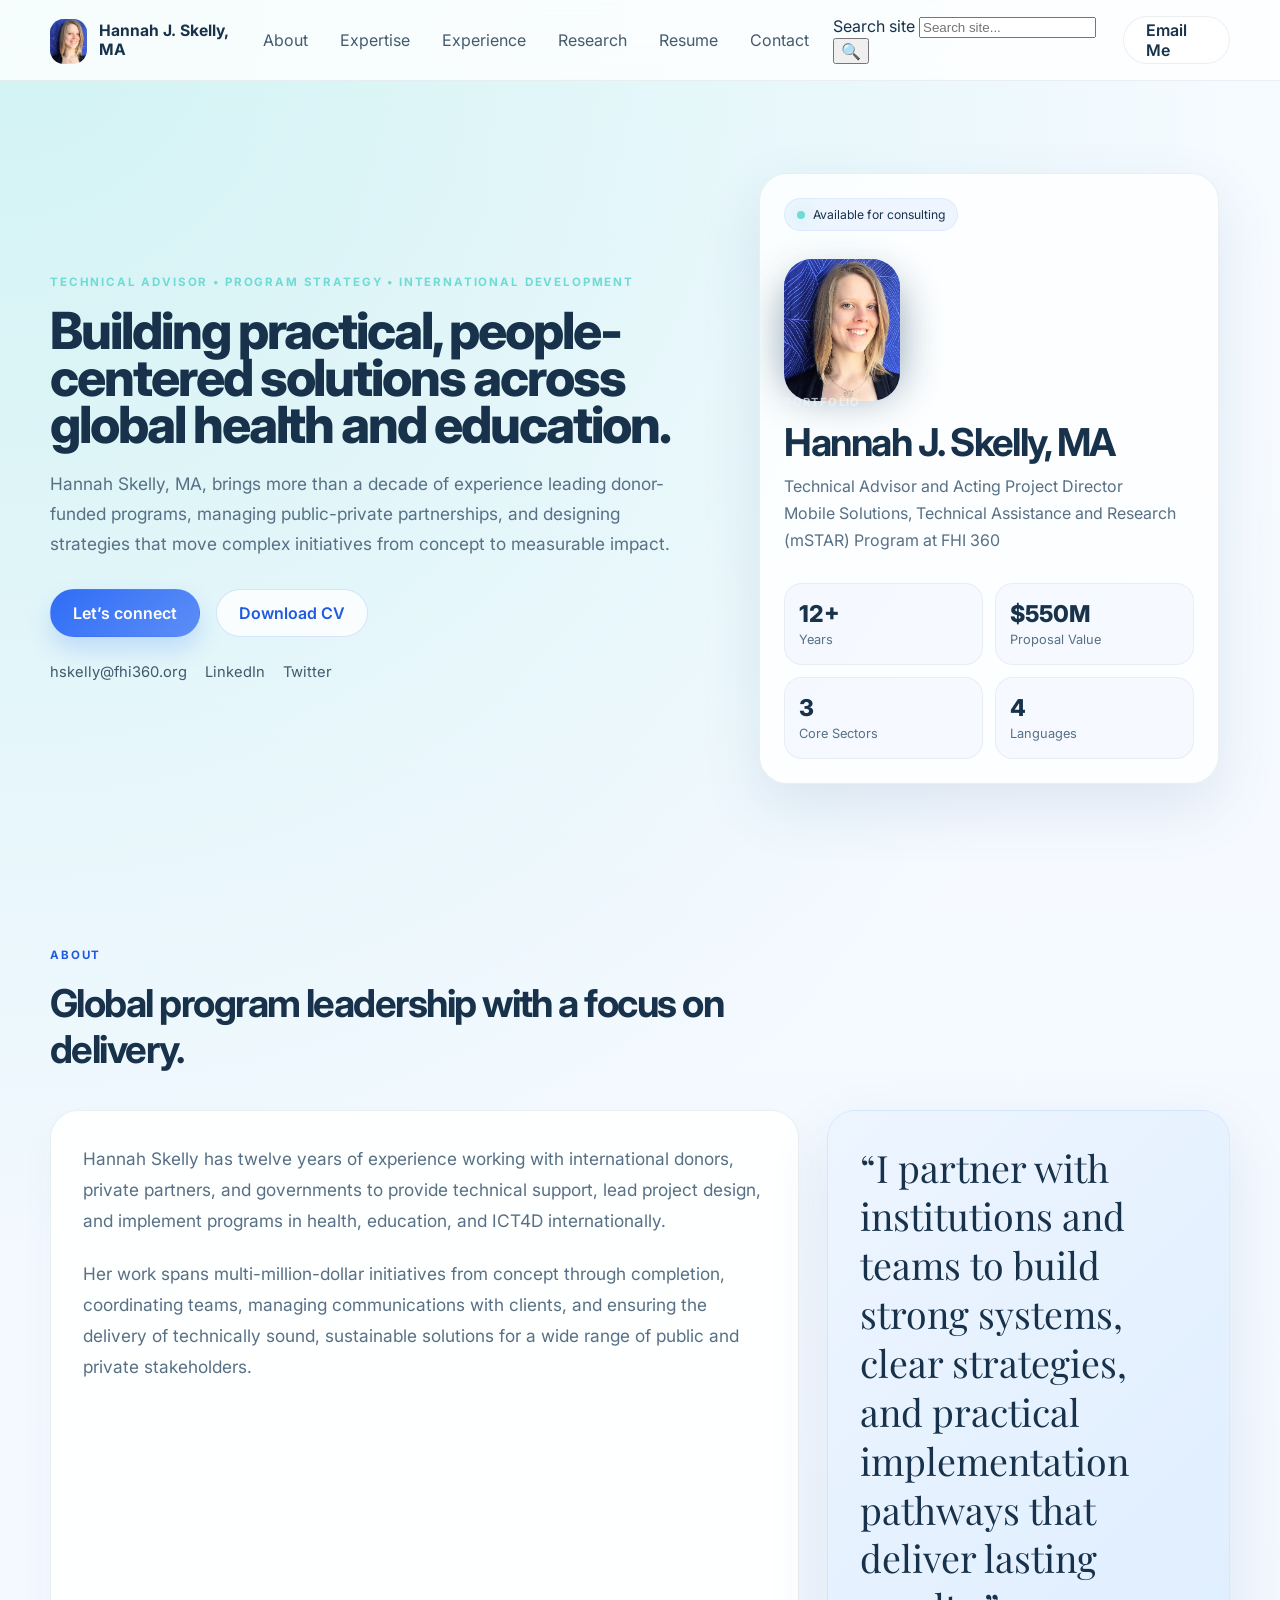
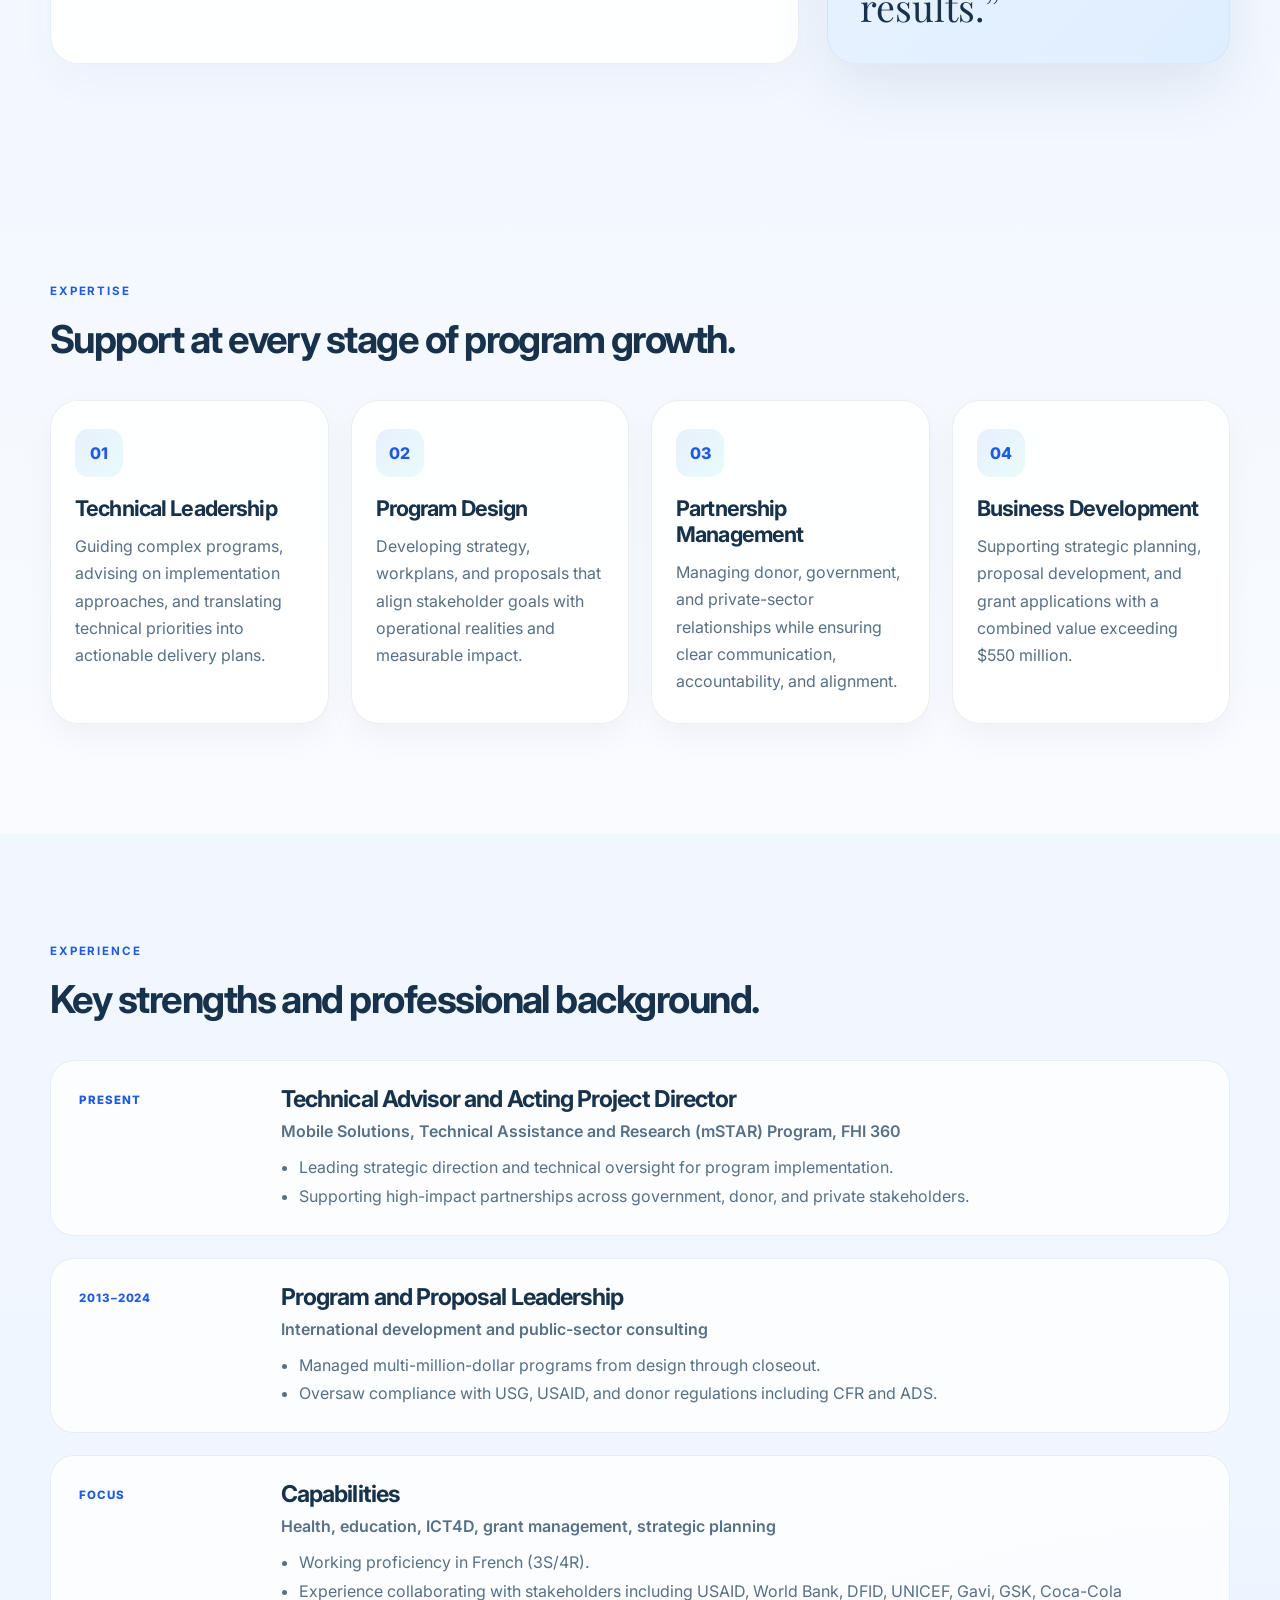
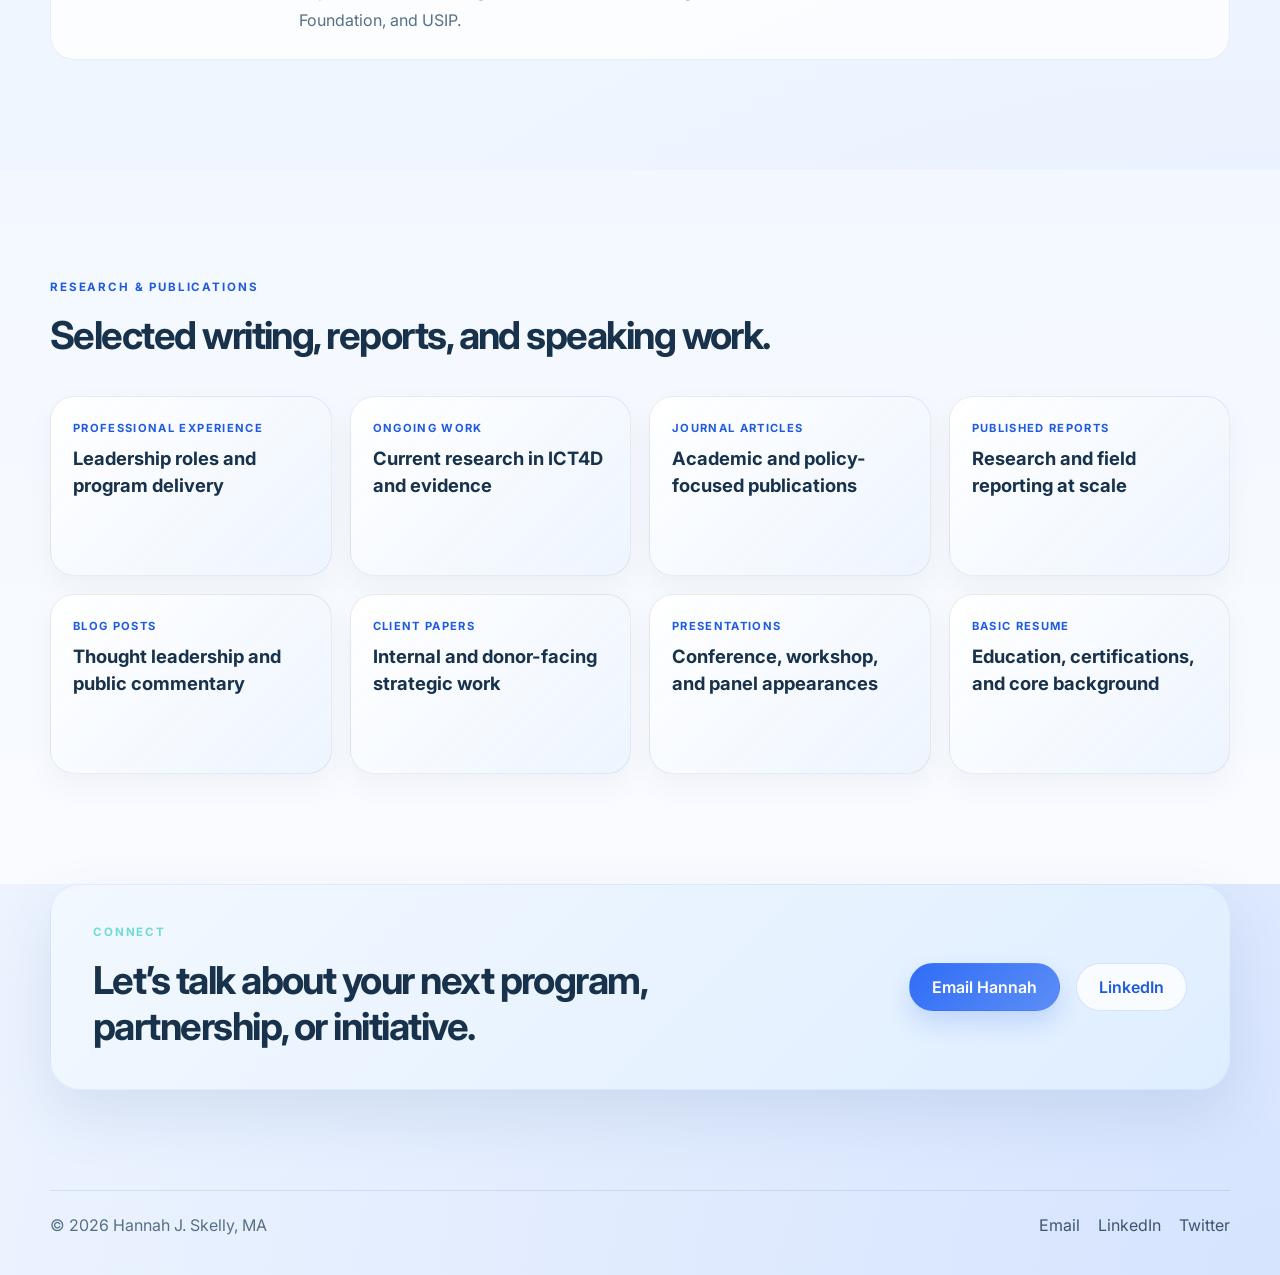
<file: index.html>
<!DOCTYPE html>
<html lang="en">
  <head>
    <meta charset="UTF-8" />
    <meta name="viewport" content="width=device-width, initial-scale=1.0" />
    <meta
      name="description"
      content="Hannah J. Skelly, MA — Technical Advisor and Acting Project Director focused on health, education, and ICT4D initiatives."
    />
    <title>Hannah J. Skelly, MA</title>
    <link rel="preconnect" href="https://fonts.googleapis.com" />
    <link rel="preconnect" href="https://fonts.gstatic.com" crossorigin />
    <link
      href="https://fonts.googleapis.com/css2?family=Inter:wght@400;500;600;700;800;900&family=Playfair+Display:wght@600;700&display=swap"
      rel="stylesheet"
    />
    <link rel="stylesheet" href="./styles.css" />
  </head>
  <body>
    <div class="page-shell">
      <header class="site-header">
        <div class="container nav-wrap">
          <a href="#top" class="brand" aria-label="Hannah J. Skelly home">
            <span class="brand__mark"><img src="./images/profile.png" alt="Hannah J. Skelly" class="brand__mark__img" /></span>
            <span class="brand__text">Hannah J. Skelly, MA</span>
          </a>

          <nav class="site-nav" aria-label="Main navigation">
            <a href="#about">About</a>
            <a href="#expertise">Expertise</a>
            <a href="#experience">Experience</a>
            <a href="#research">Research</a>
            <a href="./basic-resume.html">Resume</a>
            <a href="#contact">Contact</a>
          </nav>

          <!-- Site search -->
          <form id="site-search-form" class="site-search" role="search">
            <label for="site-search-input" class="sr-only">Search site</label>
            <input id="site-search-input" type="search" placeholder="Search site..." aria-label="Search site" autocomplete="off" />
            <button id="site-search-button" type="submit" aria-label="Search">🔍</button>
            <div id="site-search-results" class="site-search__results" aria-hidden="true"></div>
          </form>

          <a class="btn btn--ghost" href="mailto:hskelly@fhi360.org">Email Me</a>
        </div>
      </header>

      <main id="top">
        <section class="hero">
          <div class="container hero__grid">
            <div class="hero__content">
              <p class="eyebrow">Technical Advisor • Program Strategy • International Development</p>
              <h1>Building practical, people-centered solutions across global health and education.</h1>
              <p class="lead">
                Hannah Skelly, MA, brings more than a decade of experience leading donor-funded programs,
                managing public-private partnerships, and designing strategies that move complex initiatives from concept to measurable impact.
              </p>

              <div class="cta-row">
                <a class="btn btn--primary" href="#contact">Let’s connect</a>
                <a
                  class="btn btn--secondary"
                  href="https://drive.google.com/file/d/1VQc3fIt8HiOKjqu03I7pqu3m9xLmPleD/view?usp=sharing"
                  target="_blank"
                  rel="noreferrer"
                  >Download CV</a
                >
              </div>

              <ul class="mini-links" aria-label="Social links">
                <li><a href="mailto:hskelly@fhi360.org">hskelly@fhi360.org</a></li>
                <li><a href="https://www.linkedin.com/in/hannahskelly/" target="_blank" rel="noreferrer">LinkedIn</a></li>
                <li><a href="https://twitter.com/Hjskelly" target="_blank" rel="noreferrer">Twitter</a></li>
              </ul>
            </div>

            <div class="hero__panel" aria-label="Profile summary">
              <div class="profile-card">
                <div class="profile-card__topbar">
                  <span class="status-dot"></span>
                  <span>Available for consulting</span>
                </div>

                <div class="profile-card__avatar">
                  <img src="./images/profile.png" alt="Hannah J. Skelly" class="avatar-img" />
                </div>

                <div class="profile-card__name">
                  <p class="kicker">Portfolio</p>
                  <h2>Hannah J. Skelly, MA</h2>
                </div>

                <p class="profile-card__role">
                  Technical Advisor and Acting Project Director<br />
                  Mobile Solutions, Technical Assistance and Research (mSTAR) Program at FHI 360
                </p>

                <div class="stats-grid">
                  <div>
                    <strong>12+</strong>
                    <span>Years</span>
                  </div>
                  <div>
                    <strong>$550M</strong>
                    <span>Proposal Value</span>
                  </div>
                  <div>
                    <strong>3</strong>
                    <span>Core Sectors</span>
                  </div>
                  <div>
                    <strong>4</strong>
                    <span>Languages</span>
                  </div>
                </div>
              </div>
            </div>
          </div>
        </section>

        <section id="about" class="section">
          <div class="container">
            <div class="section-heading">
              <p class="eyebrow eyebrow--dark">About</p>
              <h2>Global program leadership with a focus on delivery.</h2>
            </div>

            <div class="about-grid">
              <div class="about-copy">
                <p>
                  Hannah Skelly has twelve years of experience working with international donors, private partners,
                  and governments to provide technical support, lead project design, and implement programs in health,
                  education, and ICT4D internationally.
                </p>
                <p>
                  Her work spans multi-million-dollar initiatives from concept through completion, coordinating teams,
                  managing communications with clients, and ensuring the delivery of technically sound, sustainable solutions
                  for a wide range of public and private stakeholders.
                </p>
              </div>

              <aside class="quote-card">
                <p>
                  “I partner with institutions and teams to build strong systems, clear strategies, and practical implementation pathways that deliver lasting results.”
                </p>
              </aside>
            </div>
          </div>
        </section>

        <section id="expertise" class="section section--soft">
          <div class="container">
            <div class="section-heading">
              <p class="eyebrow eyebrow--dark">Expertise</p>
              <h2>Support at every stage of program growth.</h2>
            </div>

            <div class="card-grid">
              <article class="feature-card">
                <div class="feature-card__icon">01</div>
                <h3>Technical Leadership</h3>
                <p>Guiding complex programs, advising on implementation approaches, and translating technical priorities into actionable delivery plans.</p>
              </article>

              <article class="feature-card">
                <div class="feature-card__icon">02</div>
                <h3>Program Design</h3>
                <p>Developing strategy, workplans, and proposals that align stakeholder goals with operational realities and measurable impact.</p>
              </article>

              <article class="feature-card">
                <div class="feature-card__icon">03</div>
                <h3>Partnership Management</h3>
                <p>Managing donor, government, and private-sector relationships while ensuring clear communication, accountability, and alignment.</p>
              </article>

              <article class="feature-card">
                <div class="feature-card__icon">04</div>
                <h3>Business Development</h3>
                <p>Supporting strategic planning, proposal development, and grant applications with a combined value exceeding $550 million.</p>
              </article>
            </div>
          </div>
        </section>

        <section id="experience" class="section">
          <div class="container">
            <div class="section-heading">
              <p class="eyebrow eyebrow--dark">Experience</p>
              <h2>Key strengths and professional background.</h2>
            </div>

            <div class="timeline">
              <article class="timeline-item">
                <div class="timeline-item__year">Present</div>
                <div class="timeline-item__content">
                  <h3>Technical Advisor and Acting Project Director</h3>
                  <p>Mobile Solutions, Technical Assistance and Research (mSTAR) Program, FHI 360</p>
                  <ul>
                    <li>Leading strategic direction and technical oversight for program implementation.</li>
                    <li>Supporting high-impact partnerships across government, donor, and private stakeholders.</li>
                  </ul>
                </div>
              </article>

              <article class="timeline-item">
                <div class="timeline-item__year">2013–2024</div>
                <div class="timeline-item__content">
                  <h3>Program and Proposal Leadership</h3>
                  <p>International development and public-sector consulting</p>
                  <ul>
                    <li>Managed multi-million-dollar programs from design through closeout.</li>
                    <li>Oversaw compliance with USG, USAID, and donor regulations including CFR and ADS.</li>
                  </ul>
                </div>
              </article>

              <article class="timeline-item">
                <div class="timeline-item__year">Focus</div>
                <div class="timeline-item__content">
                  <h3>Capabilities</h3>
                  <p>Health, education, ICT4D, grant management, strategic planning</p>
                  <ul>
                    <li>Working proficiency in French (3S/4R).</li>
                    <li>Experience collaborating with stakeholders including USAID, World Bank, DFID, UNICEF, Gavi, GSK, Coca-Cola Foundation, and USIP.</li>
                  </ul>
                </div>
              </article>
            </div>
          </div>
        </section>

        <section id="research" class="section section--soft">
          <div class="container">
            <div class="section-heading">
              <p class="eyebrow eyebrow--dark">Research & Publications</p>
              <h2>Selected writing, reports, and speaking work.</h2>
            </div>

            <div class="resource-grid">
              <a class="resource-card" href="./professional-experience.html">
                <span>Professional Experience</span>
                <strong>Leadership roles and program delivery</strong>
              </a>
              <a class="resource-card" href="./ongoing-work.html">
                <span>Ongoing Work</span>
                <strong>Current research in ICT4D and evidence</strong>
              </a>
              <a class="resource-card" href="./journal-articles.html">
                <span>Journal Articles</span>
                <strong>Academic and policy-focused publications</strong>
              </a>
              <a class="resource-card" href="./published-reports.html">
                <span>Published Reports</span>
                <strong>Research and field reporting at scale</strong>
              </a>
              <a class="resource-card" href="./blog-posts.html">
                <span>Blog Posts</span>
                <strong>Thought leadership and public commentary</strong>
              </a>
              <a class="resource-card" href="./client-papers.html">
                <span>Client Papers</span>
                <strong>Internal and donor-facing strategic work</strong>
              </a>
              <a class="resource-card" href="./presentations.html">
                <span>Presentations</span>
                <strong>Conference, workshop, and panel appearances</strong>
              </a>
              <a class="resource-card" href="./basic-resume.html">
                <span>Basic Resume</span>
                <strong>Education, certifications, and core background</strong>
              </a>
            </div>
          </div>
        </section>

        <section id="contact" class="section section--cta">
          <div class="container cta-panel">
            <div>
              <p class="eyebrow">Connect</p>
              <h2>Let’s talk about your next program, partnership, or initiative.</h2>
            </div>

            <div class="cta-actions">
              <a class="btn btn--primary" href="mailto:hskelly@fhi360.org">Email Hannah</a>
              <a class="btn btn--secondary" href="https://www.linkedin.com/in/hannahskelly/" target="_blank" rel="noreferrer">LinkedIn</a>
            </div>
          </div>
        </section>
      </main>

      <footer class="site-footer">
        <div class="container footer-wrap">
          <p>© <span id="year"></span> Hannah J. Skelly, MA</p>
          <div class="footer-links">
            <a href="mailto:hskelly@fhi360.org">Email</a>
            <a href="https://www.linkedin.com/in/hannahskelly/" target="_blank" rel="noreferrer">LinkedIn</a>
            <a href="https://twitter.com/Hjskelly" target="_blank" rel="noreferrer">Twitter</a>
          </div>
        </div>
      </footer>
    </div>

    <script src="./script.js"></script>
  </body>
</html>
</file>
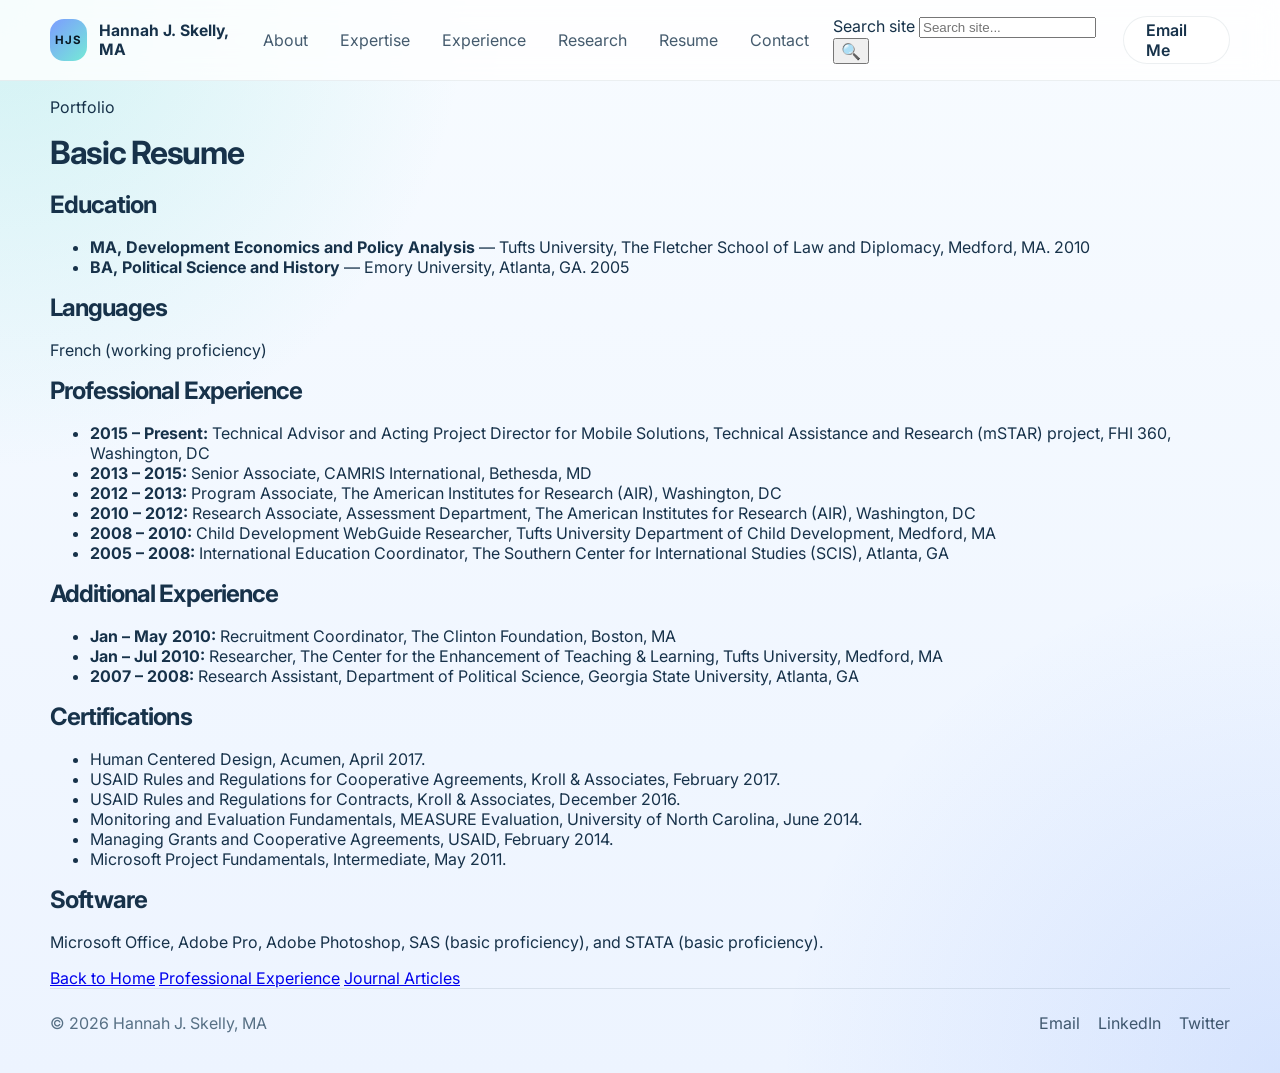
<file: basic-resume.html>
<!DOCTYPE html>
<html lang="en">
  <head>
    <meta charset="UTF-8" />
    <meta name="viewport" content="width=device-width, initial-scale=1.0" />
    <title>Basic Resume | Hannah J. Skelly, MA</title>
    <link rel="preconnect" href="https://fonts.googleapis.com" />
    <link rel="preconnect" href="https://fonts.gstatic.com" crossorigin />
    <link href="https://fonts.googleapis.com/css2?family=Inter:wght@400;500;600;700;800;900&family=Playfair+Display:wght@600;700&display=swap" rel="stylesheet" />
    <link rel="stylesheet" href="./styles.css" />
  </head>
  <body>
    <header class="site-header">
      <div class="container nav-wrap">
        <a href="./index.html" class="brand" aria-label="Hannah J. Skelly home">
          <span class="brand__mark">HJS</span>
          <span class="brand__text">Hannah J. Skelly, MA</span>
        </a>

        <nav class="site-nav" aria-label="Main navigation">
          <a href="./index.html#about">About</a>
          <a href="./index.html#expertise">Expertise</a>
          <a href="./index.html#experience">Experience</a>
          <a href="./index.html#research">Research</a>
          <a href="./basic-resume.html">Resume</a>
          <a href="./index.html#contact">Contact</a>
        </nav>

        <!-- Site search -->
        <form id="site-search-form" class="site-search" role="search">
          <label for="site-search-input" class="sr-only">Search site</label>
          <input id="site-search-input" type="search" placeholder="Search site..." aria-label="Search site" autocomplete="off" />
          <button id="site-search-button" type="submit" aria-label="Search">🔍</button>
          <div id="site-search-results" class="site-search__results" aria-hidden="true"></div>
        </form>

        <a class="btn btn--ghost" href="mailto:hskelly@fhi360.org">Email Me</a>
      </div>
    </header>

    <main class="content-page">
      <div class="container">
        <header class="content-page__header">
          <p>Portfolio</p>
          <h1>Basic Resume</h1>
        </header>

        <div class="content-panel">
          <section class="content-section">
            <h2>Education</h2>
            <ul class="detail-list">
              <li><strong>MA, Development Economics and Policy Analysis</strong> — Tufts University, The Fletcher School of Law and Diplomacy, Medford, MA. 2010</li>
              <li><strong>BA, Political Science and History</strong> — Emory University, Atlanta, GA. 2005</li>
            </ul>
          </section>

          <section class="content-section">
            <h2>Languages</h2>
            <p>French (working proficiency)</p>
          </section>

          <section class="content-section">
            <h2>Professional Experience</h2>
            <ul class="detail-list">
              <li><strong>2015 – Present:</strong> Technical Advisor and Acting Project Director for Mobile Solutions, Technical Assistance and Research (mSTAR) project, FHI 360, Washington, DC</li>
              <li><strong>2013 – 2015:</strong> Senior Associate, CAMRIS International, Bethesda, MD</li>
              <li><strong>2012 – 2013:</strong> Program Associate, The American Institutes for Research (AIR), Washington, DC</li>
              <li><strong>2010 – 2012:</strong> Research Associate, Assessment Department, The American Institutes for Research (AIR), Washington, DC</li>
              <li><strong>2008 – 2010:</strong> Child Development WebGuide Researcher, Tufts University Department of Child Development, Medford, MA</li>
              <li><strong>2005 – 2008:</strong> International Education Coordinator, The Southern Center for International Studies (SCIS), Atlanta, GA</li>
            </ul>
          </section>

          <section class="content-section">
            <h2>Additional Experience</h2>
            <ul class="detail-list">
              <li><strong>Jan – May 2010:</strong> Recruitment Coordinator, The Clinton Foundation, Boston, MA</li>
              <li><strong>Jan – Jul 2010:</strong> Researcher, The Center for the Enhancement of Teaching &amp; Learning, Tufts University, Medford, MA</li>
              <li><strong>2007 – 2008:</strong> Research Assistant, Department of Political Science, Georgia State University, Atlanta, GA</li>
            </ul>
          </section>

          <section class="content-section">
            <h2>Certifications</h2>
            <ul>
              <li>Human Centered Design, Acumen, April 2017.</li>
              <li>USAID Rules and Regulations for Cooperative Agreements, Kroll &amp; Associates, February 2017.</li>
              <li>USAID Rules and Regulations for Contracts, Kroll &amp; Associates, December 2016.</li>
              <li>Monitoring and Evaluation Fundamentals, MEASURE Evaluation, University of North Carolina, June 2014.</li>
              <li>Managing Grants and Cooperative Agreements, USAID, February 2014.</li>
              <li>Microsoft Project Fundamentals, Intermediate, May 2011.</li>
            </ul>
          </section>

          <section class="content-section">
            <h2>Software</h2>
            <p>Microsoft Office, Adobe Pro, Adobe Photoshop, SAS (basic proficiency), and STATA (basic proficiency).</p>
          </section>
        </div>

        <div class="page-links">
          <a href="./index.html">Back to Home</a>
          <a href="./professional-experience.html">Professional Experience</a>
          <a href="./journal-articles.html">Journal Articles</a>
        </div>
      </div>
    </main>

    <footer class="site-footer">
      <div class="container footer-wrap">
        <p>© <span id="year"></span> Hannah J. Skelly, MA</p>
        <div class="footer-links">
          <a href="mailto:hskelly@fhi360.org">Email</a>
          <a href="https://www.linkedin.com/in/hannahskelly/" target="_blank" rel="noreferrer">LinkedIn</a>
          <a href="https://twitter.com/Hjskelly" target="_blank" rel="noreferrer">Twitter</a>
        </div>
      </div>
    </footer>

    <script src="./script.js"></script>
  </body>
</html>
</file>
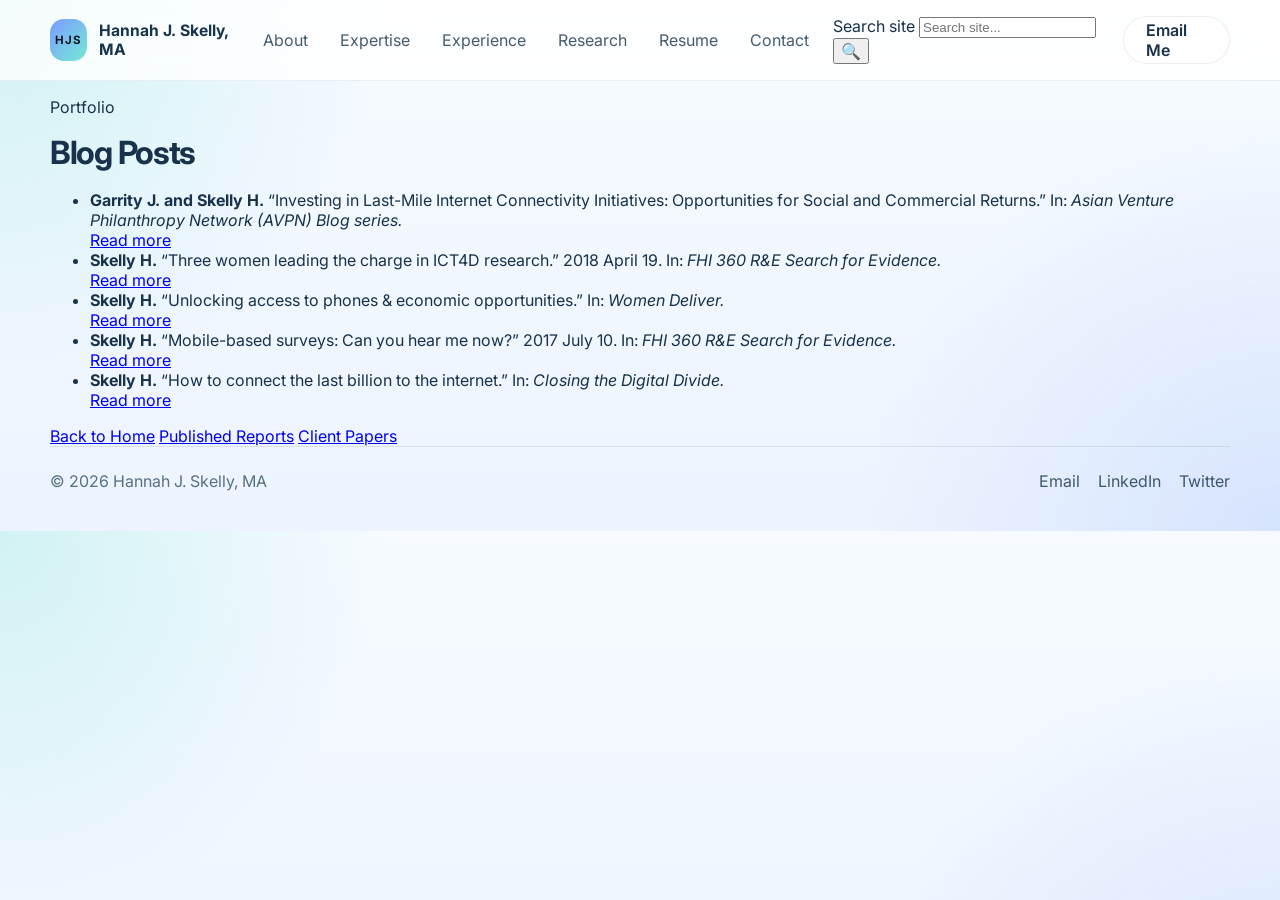
<file: blog-posts.html>
<!DOCTYPE html>
<html lang="en">
  <head>
    <meta charset="UTF-8" />
    <meta name="viewport" content="width=device-width, initial-scale=1.0" />
    <title>Blog Posts | Hannah J. Skelly, MA</title>
    <link rel="preconnect" href="https://fonts.googleapis.com" />
    <link rel="preconnect" href="https://fonts.gstatic.com" crossorigin />
    <link href="https://fonts.googleapis.com/css2?family=Inter:wght@400;500;600;700;800;900&family=Playfair+Display:wght@600;700&display=swap" rel="stylesheet" />
    <link rel="stylesheet" href="./styles.css" />
  </head>
  <body>
    <header class="site-header">
      <div class="container nav-wrap">
        <a href="./index.html" class="brand" aria-label="Hannah J. Skelly home">
          <span class="brand__mark">HJS</span>
          <span class="brand__text">Hannah J. Skelly, MA</span>
        </a>

        <nav class="site-nav" aria-label="Main navigation">
          <a href="./index.html#about">About</a>
          <a href="./index.html#expertise">Expertise</a>
          <a href="./index.html#experience">Experience</a>
          <a href="./index.html#research">Research</a>
          <a href="./basic-resume.html">Resume</a>
          <a href="./index.html#contact">Contact</a>
        </nav>

        <!-- Site search -->
        <form id="site-search-form" class="site-search" role="search">
          <label for="site-search-input" class="sr-only">Search site</label>
          <input id="site-search-input" type="search" placeholder="Search site..." aria-label="Search site" autocomplete="off" />
          <button id="site-search-button" type="submit" aria-label="Search">🔍</button>
          <div id="site-search-results" class="site-search__results" aria-hidden="true"></div>
        </form>

        <a class="btn btn--ghost" href="mailto:hskelly@fhi360.org">Email Me</a>
      </div>
    </header>

    <main class="content-page">
      <div class="container">
        <header class="content-page__header">
          <p>Portfolio</p>
          <h1>Blog Posts</h1>
        </header>

        <div class="content-panel">
          <section class="content-section">
            <ul class="detail-list">
              <li>
                <strong>Garrity J. and Skelly H.</strong> “Investing in Last-Mile Internet Connectivity Initiatives: Opportunities for Social and Commercial Returns.” In: <em>Asian Venture Philanthropy Network (AVPN) Blog series.</em>
                <br />
                <a href="https://avpn.asia/blog/investing-in-last-mile-internet-connectivity-initiatives-opportunities-for-social-and-commercial-returns/" target="_blank" rel="noreferrer">Read more</a>
              </li>
              <li>
                <strong>Skelly H.</strong> “Three women leading the charge in ICT4D research.” 2018 April 19. In: <em>FHI 360 R&amp;E Search for Evidence.</em>
                <br />
                <a href="https://researchforevidence.fhi360.org/3-women-leading-charge-ict4d-research" target="_blank" rel="noreferrer">Read more</a>
              </li>
              <li>
                <strong>Skelly H.</strong> “Unlocking access to phones &amp; economic opportunities.” In: <em>Women Deliver.</em>
                <br />
                <a href="http://womendeliver.org/2018/unlocking-access-phones-economic-opportunities/" target="_blank" rel="noreferrer">Read more</a>
              </li>
              <li>
                <strong>Skelly H.</strong> “Mobile-based surveys: Can you hear me now?” 2017 July 10. In: <em>FHI 360 R&amp;E Search for Evidence.</em>
                <br />
                <a href="https://researchforevidence.fhi360.org/mobile-based-surveys-can-hear-now" target="_blank" rel="noreferrer">Read more</a>
              </li>
              <li>
                <strong>Skelly H.</strong> “How to connect the last billion to the internet.” In: <em>Closing the Digital Divide.</em>
                <br />
                <a href="https://mstarproject.wordpress.com/2016/05/09/how-to-connect-the-last-billion-to-the-internet/" target="_blank" rel="noreferrer">Read more</a>
              </li>
            </ul>
          </section>
        </div>

        <div class="page-links">
          <a href="./index.html">Back to Home</a>
          <a href="./published-reports.html">Published Reports</a>
          <a href="./client-papers.html">Client Papers</a>
        </div>
      </div>
    </main>

    <footer class="site-footer">
      <div class="container footer-wrap">
        <p>© <span id="year"></span> Hannah J. Skelly, MA</p>
        <div class="footer-links">
          <a href="mailto:hskelly@fhi360.org">Email</a>
          <a href="https://www.linkedin.com/in/hannahskelly/" target="_blank" rel="noreferrer">LinkedIn</a>
          <a href="https://twitter.com/Hjskelly" target="_blank" rel="noreferrer">Twitter</a>
        </div>
      </div>
    </footer>

    <script src="./script.js"></script>
  </body>
</html>
</file>
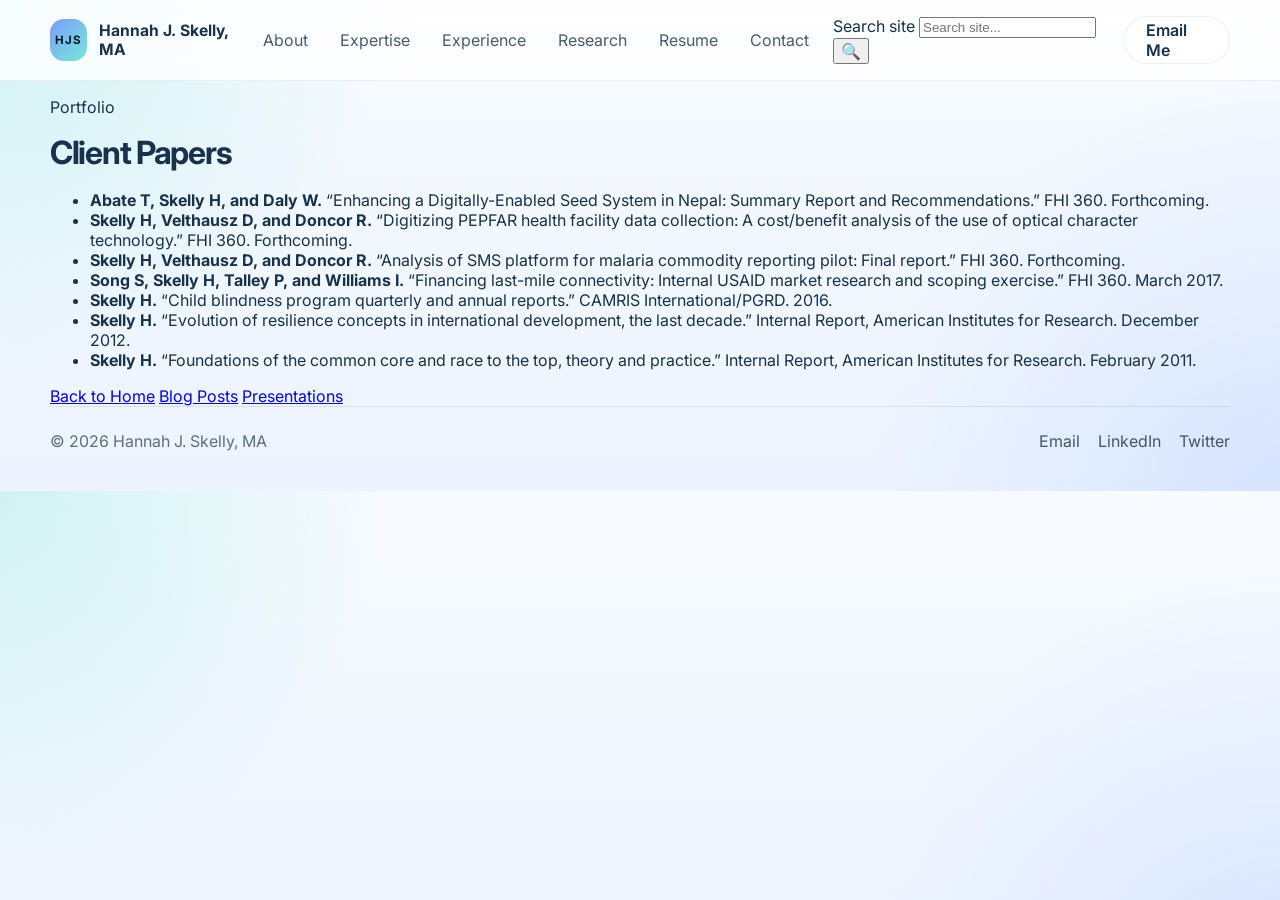
<file: client-papers.html>
<!DOCTYPE html>
<html lang="en">
  <head>
    <meta charset="UTF-8" />
    <meta name="viewport" content="width=device-width, initial-scale=1.0" />
    <title>Client Papers | Hannah J. Skelly, MA</title>
    <link rel="preconnect" href="https://fonts.googleapis.com" />
    <link rel="preconnect" href="https://fonts.gstatic.com" crossorigin />
    <link href="https://fonts.googleapis.com/css2?family=Inter:wght@400;500;600;700;800;900&family=Playfair+Display:wght@600;700&display=swap" rel="stylesheet" />
    <link rel="stylesheet" href="./styles.css" />
  </head>
  <body>
    <header class="site-header">
      <div class="container nav-wrap">
        <a href="./index.html" class="brand" aria-label="Hannah J. Skelly home">
          <span class="brand__mark">HJS</span>
          <span class="brand__text">Hannah J. Skelly, MA</span>
        </a>

        <nav class="site-nav" aria-label="Main navigation">
          <a href="./index.html#about">About</a>
          <a href="./index.html#expertise">Expertise</a>
          <a href="./index.html#experience">Experience</a>
          <a href="./index.html#research">Research</a>
          <a href="./basic-resume.html">Resume</a>
          <a href="./index.html#contact">Contact</a>
        </nav>

        <!-- Site search -->
        <form id="site-search-form" class="site-search" role="search">
          <label for="site-search-input" class="sr-only">Search site</label>
          <input id="site-search-input" type="search" placeholder="Search site..." aria-label="Search site" autocomplete="off" />
          <button id="site-search-button" type="submit" aria-label="Search">🔍</button>
          <div id="site-search-results" class="site-search__results" aria-hidden="true"></div>
        </form>

        <a class="btn btn--ghost" href="mailto:hskelly@fhi360.org">Email Me</a>
      </div>
    </header>

    <main class="content-page">
      <div class="container">
        <header class="content-page__header">
          <p>Portfolio</p>
          <h1>Client Papers</h1>
        </header>

        <div class="content-panel">
          <section class="content-section">
            <ul class="detail-list">
              <li><strong>Abate T, Skelly H, and Daly W.</strong> “Enhancing a Digitally-Enabled Seed System in Nepal: Summary Report and Recommendations.” FHI 360. Forthcoming.</li>
              <li><strong>Skelly H, Velthausz D, and Doncor R.</strong> “Digitizing PEPFAR health facility data collection: A cost/benefit analysis of the use of optical character technology.” FHI 360. Forthcoming.</li>
              <li><strong>Skelly H, Velthausz D, and Doncor R.</strong> “Analysis of SMS platform for malaria commodity reporting pilot: Final report.” FHI 360. Forthcoming.</li>
              <li><strong>Song S, Skelly H, Talley P, and Williams I.</strong> “Financing last-mile connectivity: Internal USAID market research and scoping exercise.” FHI 360. March 2017.</li>
              <li><strong>Skelly H.</strong> “Child blindness program quarterly and annual reports.” CAMRIS International/PGRD. 2016.</li>
              <li><strong>Skelly H.</strong> “Evolution of resilience concepts in international development, the last decade.” Internal Report, American Institutes for Research. December 2012.</li>
              <li><strong>Skelly H.</strong> “Foundations of the common core and race to the top, theory and practice.” Internal Report, American Institutes for Research. February 2011.</li>
            </ul>
          </section>
        </div>

        <div class="page-links">
          <a href="./index.html">Back to Home</a>
          <a href="./blog-posts.html">Blog Posts</a>
          <a href="./presentations.html">Presentations</a>
        </div>
      </div>
    </main>

    <footer class="site-footer">
      <div class="container footer-wrap">
        <p>© <span id="year"></span> Hannah J. Skelly, MA</p>
        <div class="footer-links">
          <a href="mailto:hskelly@fhi360.org">Email</a>
          <a href="https://www.linkedin.com/in/hannahskelly/" target="_blank" rel="noreferrer">LinkedIn</a>
          <a href="https://twitter.com/Hjskelly" target="_blank" rel="noreferrer">Twitter</a>
        </div>
      </div>
    </footer>

    <script src="./script.js"></script>
  </body>
</html>
</file>
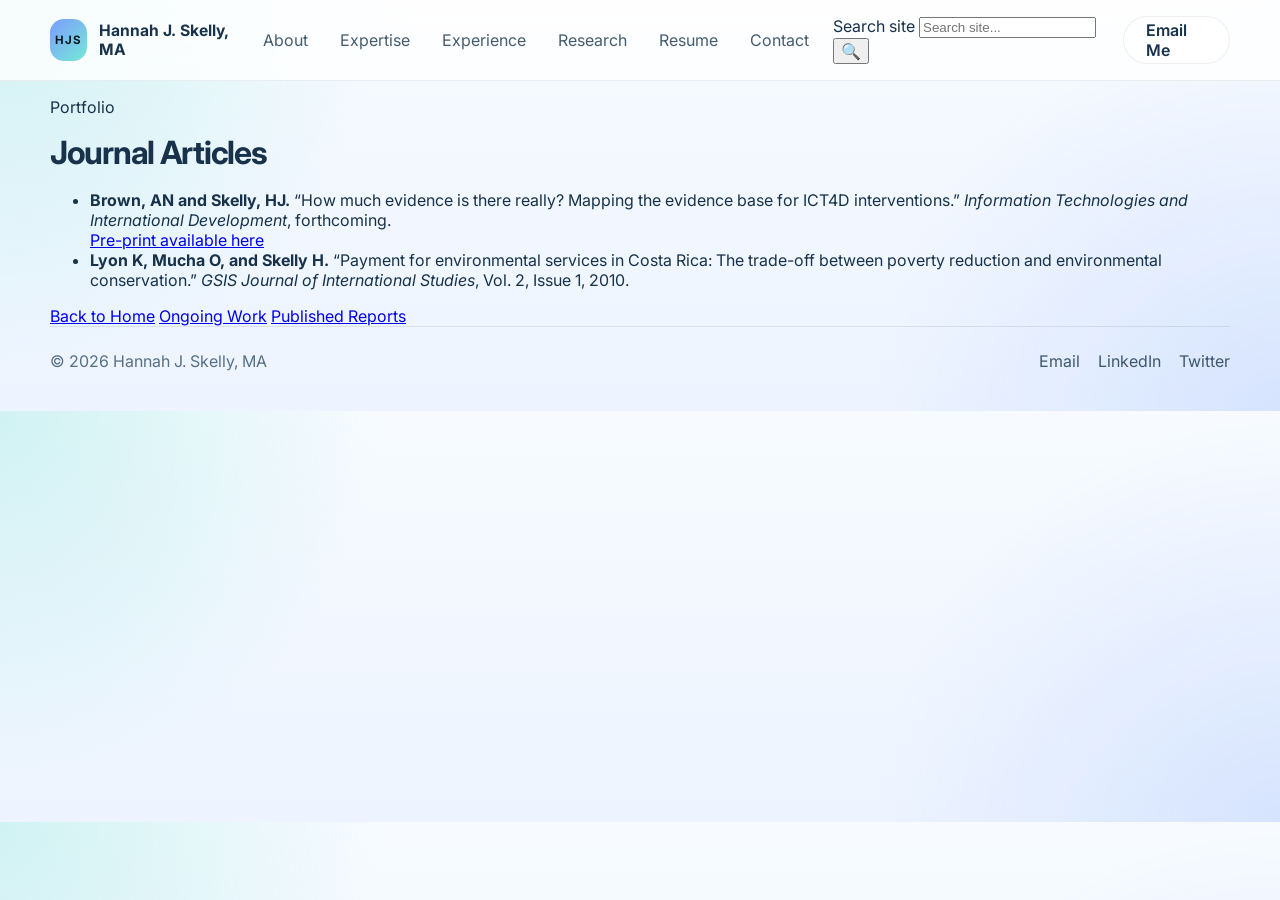
<file: journal-articles.html>
<!DOCTYPE html>
<html lang="en">
  <head>
    <meta charset="UTF-8" />
    <meta name="viewport" content="width=device-width, initial-scale=1.0" />
    <title>Journal Articles | Hannah J. Skelly, MA</title>
    <link rel="preconnect" href="https://fonts.googleapis.com" />
    <link rel="preconnect" href="https://fonts.gstatic.com" crossorigin />
    <link href="https://fonts.googleapis.com/css2?family=Inter:wght@400;500;600;700;800;900&family=Playfair+Display:wght@600;700&display=swap" rel="stylesheet" />
    <link rel="stylesheet" href="./styles.css" />
  </head>
  <body>
    <header class="site-header">
      <div class="container nav-wrap">
        <a href="./index.html" class="brand" aria-label="Hannah J. Skelly home">
          <span class="brand__mark">HJS</span>
          <span class="brand__text">Hannah J. Skelly, MA</span>
        </a>

        <nav class="site-nav" aria-label="Main navigation">
          <a href="./index.html#about">About</a>
          <a href="./index.html#expertise">Expertise</a>
          <a href="./index.html#experience">Experience</a>
          <a href="./index.html#research">Research</a>
          <a href="./basic-resume.html">Resume</a>
          <a href="./index.html#contact">Contact</a>
        </nav>

        <!-- Site search -->
        <form id="site-search-form" class="site-search" role="search">
          <label for="site-search-input" class="sr-only">Search site</label>
          <input id="site-search-input" type="search" placeholder="Search site..." aria-label="Search site" autocomplete="off" />
          <button id="site-search-button" type="submit" aria-label="Search">🔍</button>
          <div id="site-search-results" class="site-search__results" aria-hidden="true"></div>
        </form>

        <a class="btn btn--ghost" href="mailto:hskelly@fhi360.org">Email Me</a>
      </div>
    </header>

    <main class="content-page">
      <div class="container">
        <header class="content-page__header">
          <p>Portfolio</p>
          <h1>Journal Articles</h1>
        </header>

        <div class="content-panel">
          <section class="content-section">
            <ul class="detail-list">
              <li>
                <strong>Brown, AN and Skelly, HJ.</strong> “How much evidence is there really? Mapping the evidence base for ICT4D interventions.”
                <em>Information Technologies and International Development</em>, forthcoming.
                <br />
                <a href="https://drive.google.com/file/d/1dP0dvFZ_2oS-1Ksbg0q_PKaT-SgsauE9/view?usp=sharing" target="_blank" rel="noreferrer">Pre-print available here</a>
              </li>
              <li>
                <strong>Lyon K, Mucha O, and Skelly H.</strong> “Payment for environmental services in Costa Rica: The trade-off between poverty reduction and environmental conservation.”
                <em>GSIS Journal of International Studies</em>, Vol. 2, Issue 1, 2010.
              </li>
            </ul>
          </section>
        </div>

        <div class="page-links">
          <a href="./index.html">Back to Home</a>
          <a href="./ongoing-work.html">Ongoing Work</a>
          <a href="./published-reports.html">Published Reports</a>
        </div>
      </div>
    </main>

    <footer class="site-footer">
      <div class="container footer-wrap">
        <p>© <span id="year"></span> Hannah J. Skelly, MA</p>
        <div class="footer-links">
          <a href="mailto:hskelly@fhi360.org">Email</a>
          <a href="https://www.linkedin.com/in/hannahskelly/" target="_blank" rel="noreferrer">LinkedIn</a>
          <a href="https://twitter.com/Hjskelly" target="_blank" rel="noreferrer">Twitter</a>
        </div>
      </div>
    </footer>

    <script src="./script.js"></script>
  </body>
</html>
</file>
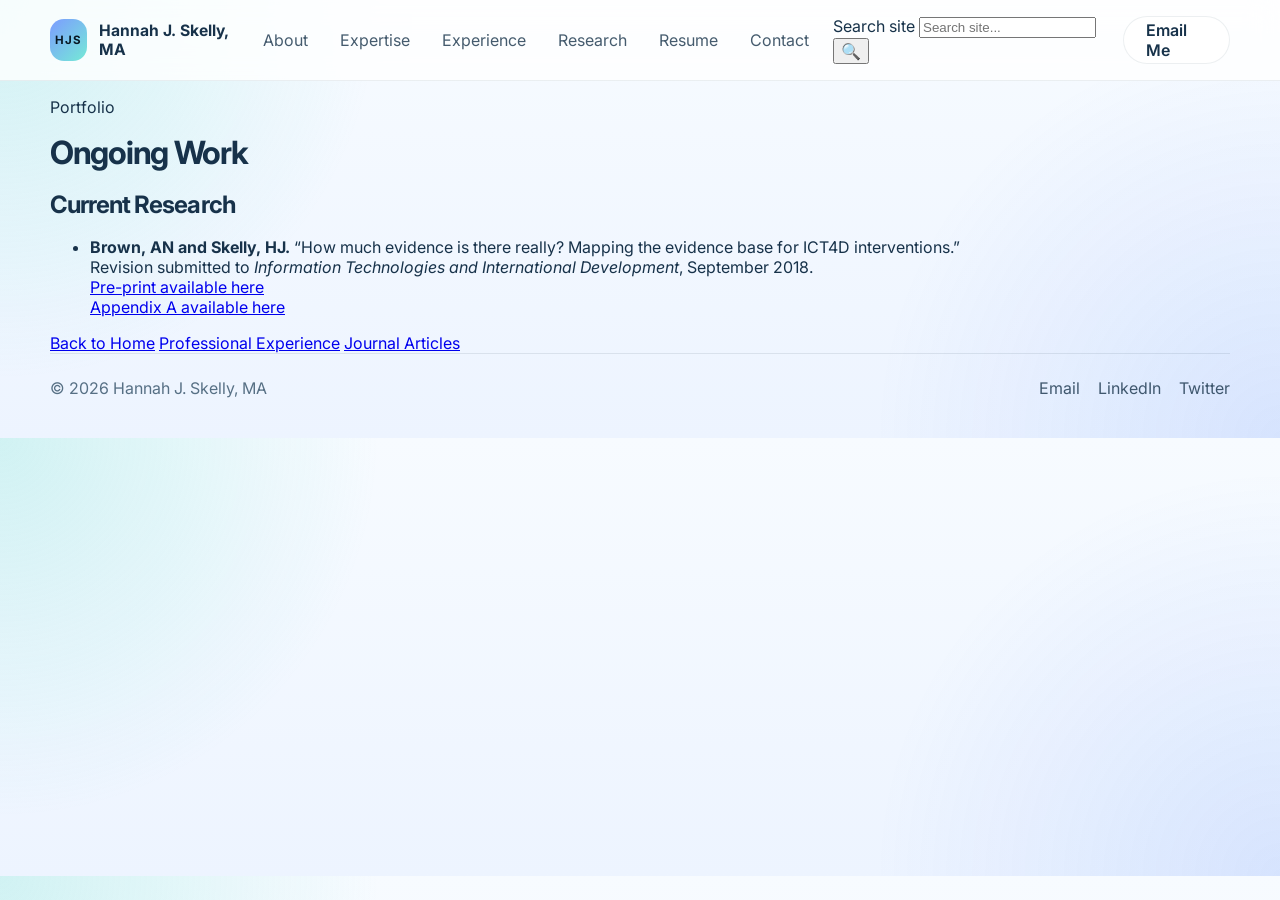
<file: ongoing-work.html>
<!DOCTYPE html>
<html lang="en">
  <head>
    <meta charset="UTF-8" />
    <meta name="viewport" content="width=device-width, initial-scale=1.0" />
    <title>Ongoing Work | Hannah J. Skelly, MA</title>
    <link rel="preconnect" href="https://fonts.googleapis.com" />
    <link rel="preconnect" href="https://fonts.gstatic.com" crossorigin />
    <link href="https://fonts.googleapis.com/css2?family=Inter:wght@400;500;600;700;800;900&family=Playfair+Display:wght@600;700&display=swap" rel="stylesheet" />
    <link rel="stylesheet" href="./styles.css" />
  </head>
  <body>
    <header class="site-header">
      <div class="container nav-wrap">
        <a href="./index.html" class="brand" aria-label="Hannah J. Skelly home">
          <span class="brand__mark">HJS</span>
          <span class="brand__text">Hannah J. Skelly, MA</span>
        </a>

        <nav class="site-nav" aria-label="Main navigation">
          <a href="./index.html#about">About</a>
          <a href="./index.html#expertise">Expertise</a>
          <a href="./index.html#experience">Experience</a>
          <a href="./index.html#research">Research</a>
          <a href="./basic-resume.html">Resume</a>
          <a href="./index.html#contact">Contact</a>
        </nav>

        <!-- Site search -->
        <form id="site-search-form" class="site-search" role="search">
          <label for="site-search-input" class="sr-only">Search site</label>
          <input id="site-search-input" type="search" placeholder="Search site..." aria-label="Search site" autocomplete="off" />
          <button id="site-search-button" type="submit" aria-label="Search">🔍</button>
          <div id="site-search-results" class="site-search__results" aria-hidden="true"></div>
        </form>

        <a class="btn btn--ghost" href="mailto:hskelly@fhi360.org">Email Me</a>
      </div>
    </header>

    <main class="content-page">
      <div class="container">
        <header class="content-page__header">
          <p>Portfolio</p>
          <h1>Ongoing Work</h1>
        </header>

        <div class="content-panel">
          <section class="content-section">
            <h2>Current Research</h2>
            <ul class="detail-list">
              <li>
                <strong>Brown, AN and Skelly, HJ.</strong> “How much evidence is there really? Mapping the evidence base for ICT4D interventions.”
                <br />
                Revision submitted to <em>Information Technologies and International Development</em>, September 2018.
                <br />
                <a href="https://drive.google.com/file/d/1dP0dvFZ_2oS-1Ksbg0q_PKaT-SgsauE9/view?usp=sharing" target="_blank" rel="noreferrer">Pre-print available here</a>
                <br />
                <a href="https://drive.google.com/file/d/15TnD0Xsx91q6VNOFH4YYjKz-Z4h4wZ-k/view?usp=sharing" target="_blank" rel="noreferrer">Appendix A available here</a>
              </li>
            </ul>
          </section>
        </div>

        <div class="page-links">
          <a href="./index.html">Back to Home</a>
          <a href="./professional-experience.html">Professional Experience</a>
          <a href="./journal-articles.html">Journal Articles</a>
        </div>
      </div>
    </main>

    <footer class="site-footer">
      <div class="container footer-wrap">
        <p>© <span id="year"></span> Hannah J. Skelly, MA</p>
        <div class="footer-links">
          <a href="mailto:hskelly@fhi360.org">Email</a>
          <a href="https://www.linkedin.com/in/hannahskelly/" target="_blank" rel="noreferrer">LinkedIn</a>
          <a href="https://twitter.com/Hjskelly" target="_blank" rel="noreferrer">Twitter</a>
        </div>
      </div>
    </footer>

    <script src="./script.js"></script>
  </body>
</html>
</file>
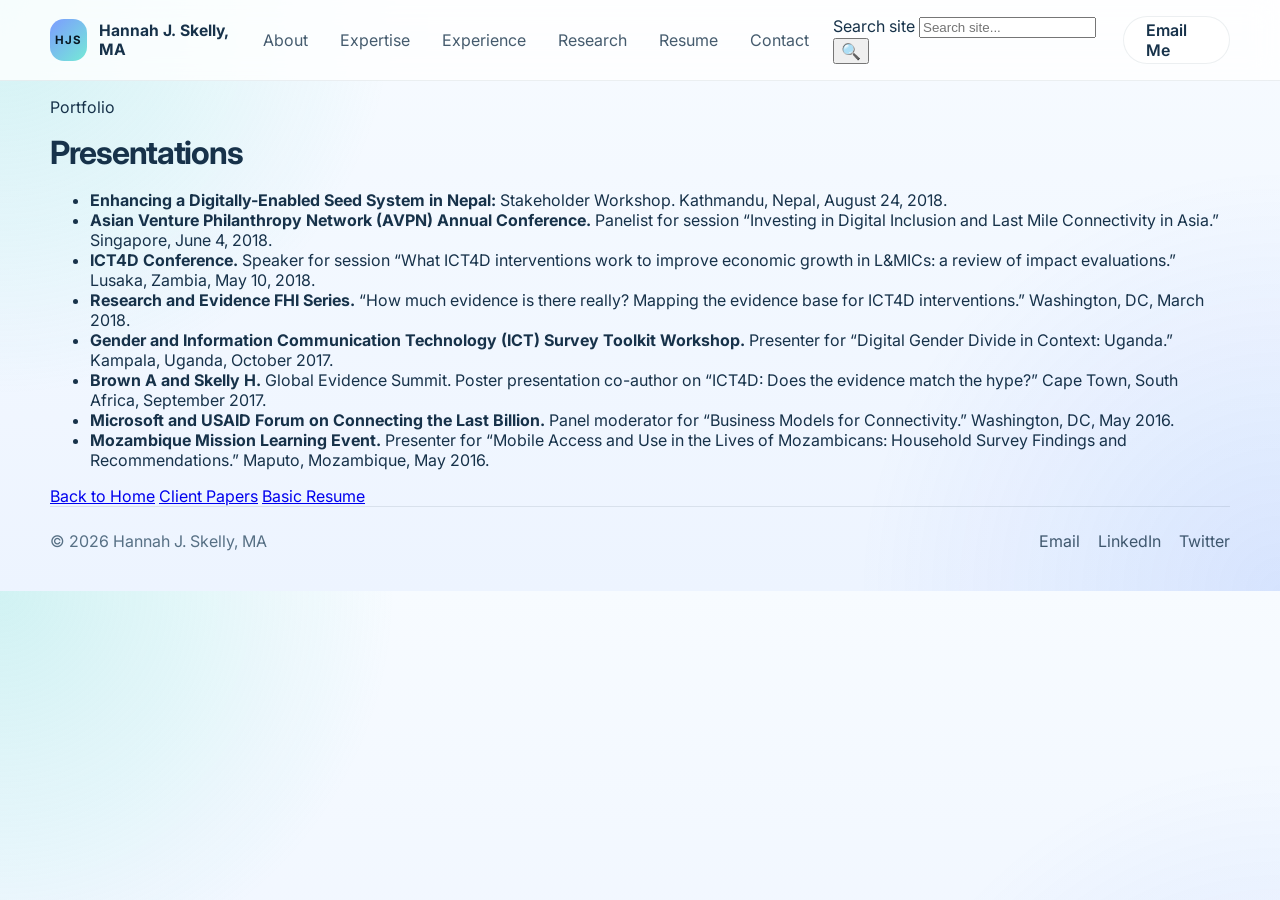
<file: presentations.html>
<!DOCTYPE html>
<html lang="en">
  <head>
    <meta charset="UTF-8" />
    <meta name="viewport" content="width=device-width, initial-scale=1.0" />
    <title>Presentations | Hannah J. Skelly, MA</title>
    <link rel="preconnect" href="https://fonts.googleapis.com" />
    <link rel="preconnect" href="https://fonts.gstatic.com" crossorigin />
    <link href="https://fonts.googleapis.com/css2?family=Inter:wght@400;500;600;700;800;900&family=Playfair+Display:wght@600;700&display=swap" rel="stylesheet" />
    <link rel="stylesheet" href="./styles.css" />
  </head>
  <body>
    <header class="site-header">
      <div class="container nav-wrap">
        <a href="./index.html" class="brand" aria-label="Hannah J. Skelly home">
          <span class="brand__mark">HJS</span>
          <span class="brand__text">Hannah J. Skelly, MA</span>
        </a>

        <nav class="site-nav" aria-label="Main navigation">
          <a href="./index.html#about">About</a>
          <a href="./index.html#expertise">Expertise</a>
          <a href="./index.html#experience">Experience</a>
          <a href="./index.html#research">Research</a>
          <a href="./basic-resume.html">Resume</a>
          <a href="./index.html#contact">Contact</a>
        </nav>

        <!-- Site search -->
        <form id="site-search-form" class="site-search" role="search">
          <label for="site-search-input" class="sr-only">Search site</label>
          <input id="site-search-input" type="search" placeholder="Search site..." aria-label="Search site" autocomplete="off" />
          <button id="site-search-button" type="submit" aria-label="Search">🔍</button>
          <div id="site-search-results" class="site-search__results" aria-hidden="true"></div>
        </form>

        <a class="btn btn--ghost" href="mailto:hskelly@fhi360.org">Email Me</a>
      </div>
    </header>

    <main class="content-page">
      <div class="container">
        <header class="content-page__header">
          <p>Portfolio</p>
          <h1>Presentations</h1>
        </header>

        <div class="content-panel">
          <section class="content-section">
            <ul class="detail-list">
              <li><strong>Enhancing a Digitally-Enabled Seed System in Nepal:</strong> Stakeholder Workshop. Kathmandu, Nepal, August 24, 2018.</li>
              <li><strong>Asian Venture Philanthropy Network (AVPN) Annual Conference.</strong> Panelist for session “Investing in Digital Inclusion and Last Mile Connectivity in Asia.” Singapore, June 4, 2018.</li>
              <li><strong>ICT4D Conference.</strong> Speaker for session “What ICT4D interventions work to improve economic growth in L&amp;MICs: a review of impact evaluations.” Lusaka, Zambia, May 10, 2018.</li>
              <li><strong>Research and Evidence FHI Series.</strong> “How much evidence is there really? Mapping the evidence base for ICT4D interventions.” Washington, DC, March 2018.</li>
              <li><strong>Gender and Information Communication Technology (ICT) Survey Toolkit Workshop.</strong> Presenter for “Digital Gender Divide in Context: Uganda.” Kampala, Uganda, October 2017.</li>
              <li><strong>Brown A and Skelly H.</strong> Global Evidence Summit. Poster presentation co-author on “ICT4D: Does the evidence match the hype?” Cape Town, South Africa, September 2017.</li>
              <li><strong>Microsoft and USAID Forum on Connecting the Last Billion.</strong> Panel moderator for “Business Models for Connectivity.” Washington, DC, May 2016.</li>
              <li><strong>Mozambique Mission Learning Event.</strong> Presenter for “Mobile Access and Use in the Lives of Mozambicans: Household Survey Findings and Recommendations.” Maputo, Mozambique, May 2016.</li>
            </ul>
          </section>
        </div>

        <div class="page-links">
          <a href="./index.html">Back to Home</a>
          <a href="./client-papers.html">Client Papers</a>
          <a href="./basic-resume.html">Basic Resume</a>
        </div>
      </div>
    </main>

    <footer class="site-footer">
      <div class="container footer-wrap">
        <p>© <span id="year"></span> Hannah J. Skelly, MA</p>
        <div class="footer-links">
          <a href="mailto:hskelly@fhi360.org">Email</a>
          <a href="https://www.linkedin.com/in/hannahskelly/" target="_blank" rel="noreferrer">LinkedIn</a>
          <a href="https://twitter.com/Hjskelly" target="_blank" rel="noreferrer">Twitter</a>
        </div>
      </div>
    </footer>

    <script src="./script.js"></script>
  </body>
</html>
</file>
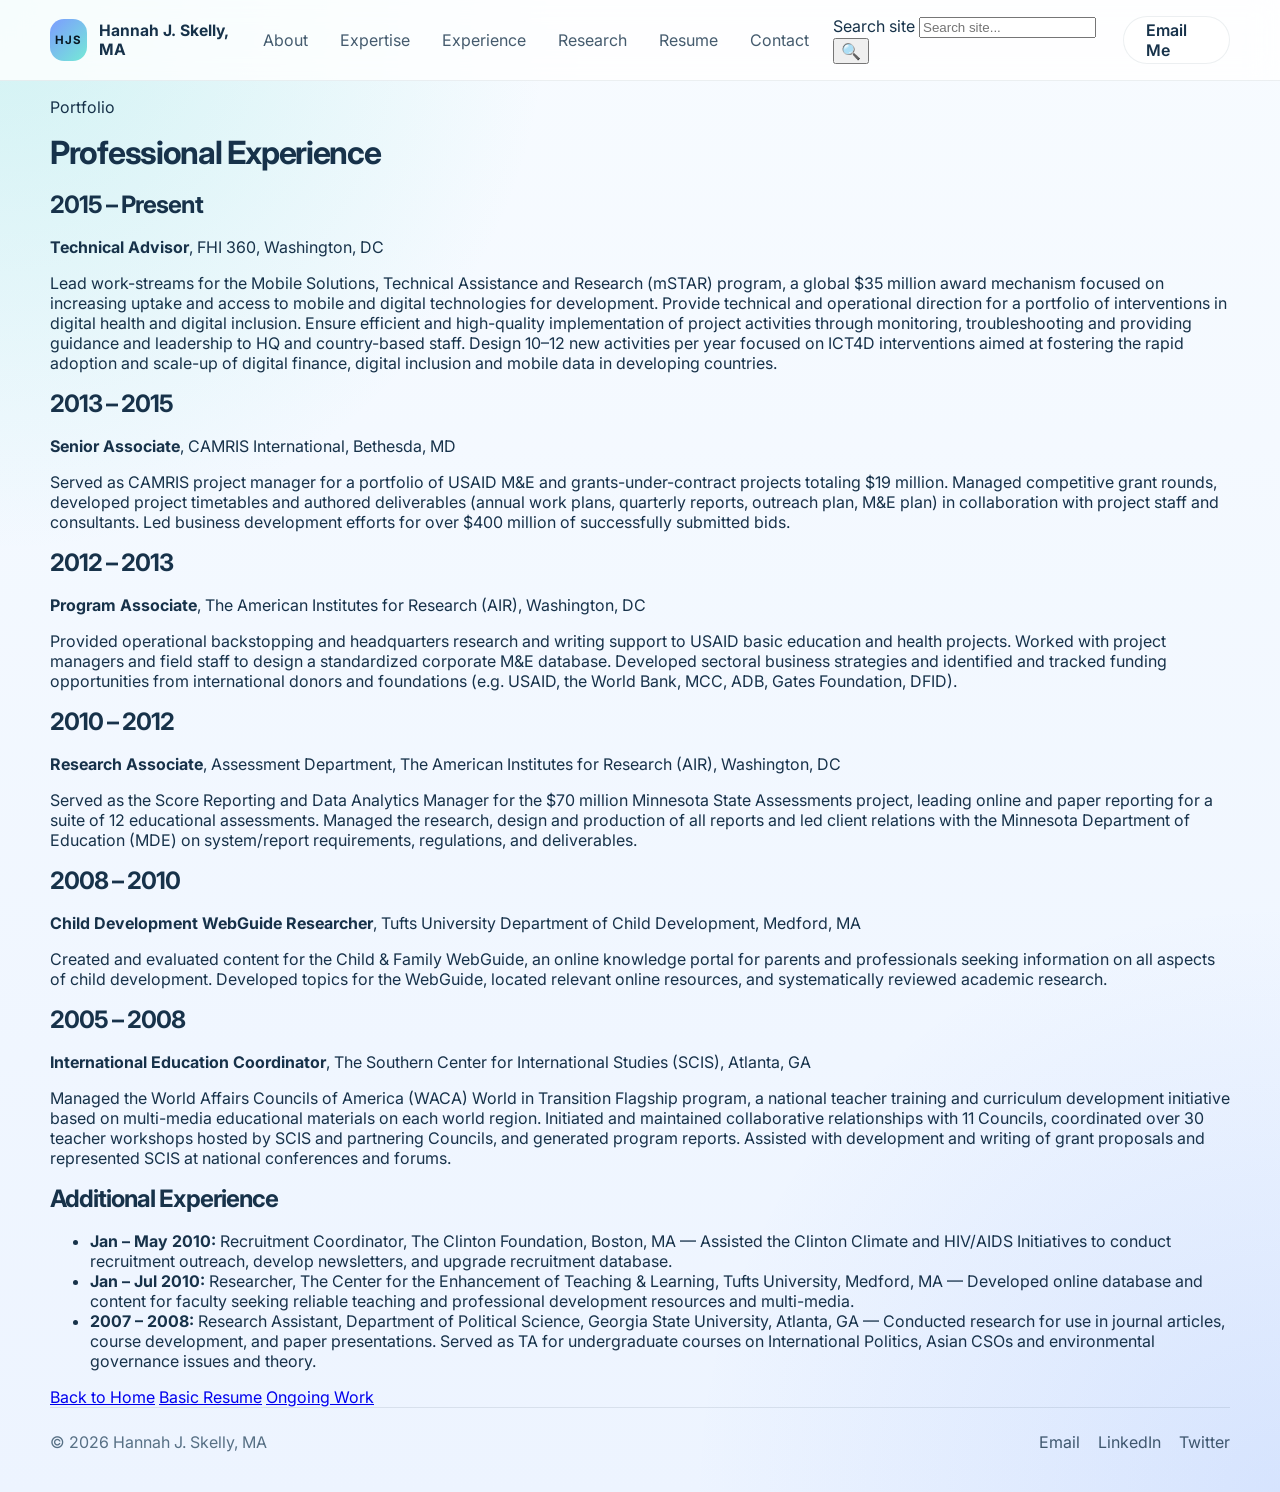
<file: professional-experience.html>
<!DOCTYPE html>
<html lang="en">
  <head>
    <meta charset="UTF-8" />
    <meta name="viewport" content="width=device-width, initial-scale=1.0" />
    <title>Professional Experience | Hannah J. Skelly, MA</title>
    <link rel="preconnect" href="https://fonts.googleapis.com" />
    <link rel="preconnect" href="https://fonts.gstatic.com" crossorigin />
    <link href="https://fonts.googleapis.com/css2?family=Inter:wght@400;500;600;700;800;900&family=Playfair+Display:wght@600;700&display=swap" rel="stylesheet" />
    <link rel="stylesheet" href="./styles.css" />
  </head>
  <body>
    <header class="site-header">
      <div class="container nav-wrap">
        <a href="./index.html" class="brand" aria-label="Hannah J. Skelly home">
          <span class="brand__mark">HJS</span>
          <span class="brand__text">Hannah J. Skelly, MA</span>
        </a>

        <nav class="site-nav" aria-label="Main navigation">
          <a href="./index.html#about">About</a>
          <a href="./index.html#expertise">Expertise</a>
          <a href="./index.html#experience">Experience</a>
          <a href="./index.html#research">Research</a>
          <a href="./basic-resume.html">Resume</a>
          <a href="./index.html#contact">Contact</a>
        </nav>

        <!-- Site search -->
        <form id="site-search-form" class="site-search" role="search">
          <label for="site-search-input" class="sr-only">Search site</label>
          <input id="site-search-input" type="search" placeholder="Search site..." aria-label="Search site" autocomplete="off" />
          <button id="site-search-button" type="submit" aria-label="Search">🔍</button>
          <div id="site-search-results" class="site-search__results" aria-hidden="true"></div>
        </form>

        <a class="btn btn--ghost" href="mailto:hskelly@fhi360.org">Email Me</a>
      </div>
    </header>

    <main class="content-page">
      <div class="container">
        <header class="content-page__header">
          <p>Portfolio</p>
          <h1>Professional Experience</h1>
        </header>

        <div class="content-panel">
          <section class="content-section">
            <h2>2015 – Present</h2>
            <p><strong>Technical Advisor</strong>, FHI 360, Washington, DC</p>
            <p>Lead work-streams for the Mobile Solutions, Technical Assistance and Research (mSTAR) program, a global $35 million award mechanism focused on increasing uptake and access to mobile and digital technologies for development. Provide technical and operational direction for a portfolio of interventions in digital health and digital inclusion. Ensure efficient and high-quality implementation of project activities through monitoring, troubleshooting and providing guidance and leadership to HQ and country-based staff. Design 10–12 new activities per year focused on ICT4D interventions aimed at fostering the rapid adoption and scale-up of digital finance, digital inclusion and mobile data in developing countries.</p>
          </section>

          <section class="content-section">
            <h2>2013 – 2015</h2>
            <p><strong>Senior Associate</strong>, CAMRIS International, Bethesda, MD</p>
            <p>Served as CAMRIS project manager for a portfolio of USAID M&amp;E and grants-under-contract projects totaling $19 million. Managed competitive grant rounds, developed project timetables and authored deliverables (annual work plans, quarterly reports, outreach plan, M&amp;E plan) in collaboration with project staff and consultants. Led business development efforts for over $400 million of successfully submitted bids.</p>
          </section>

          <section class="content-section">
            <h2>2012 – 2013</h2>
            <p><strong>Program Associate</strong>, The American Institutes for Research (AIR), Washington, DC</p>
            <p>Provided operational backstopping and headquarters research and writing support to USAID basic education and health projects. Worked with project managers and field staff to design a standardized corporate M&amp;E database. Developed sectoral business strategies and identified and tracked funding opportunities from international donors and foundations (e.g. USAID, the World Bank, MCC, ADB, Gates Foundation, DFID).</p>
          </section>

          <section class="content-section">
            <h2>2010 – 2012</h2>
            <p><strong>Research Associate</strong>, Assessment Department, The American Institutes for Research (AIR), Washington, DC</p>
            <p>Served as the Score Reporting and Data Analytics Manager for the $70 million Minnesota State Assessments project, leading online and paper reporting for a suite of 12 educational assessments. Managed the research, design and production of all reports and led client relations with the Minnesota Department of Education (MDE) on system/report requirements, regulations, and deliverables.</p>
          </section>

          <section class="content-section">
            <h2>2008 – 2010</h2>
            <p><strong>Child Development WebGuide Researcher</strong>, Tufts University Department of Child Development, Medford, MA</p>
            <p>Created and evaluated content for the Child &amp; Family WebGuide, an online knowledge portal for parents and professionals seeking information on all aspects of child development. Developed topics for the WebGuide, located relevant online resources, and systematically reviewed academic research.</p>
          </section>

          <section class="content-section">
            <h2>2005 – 2008</h2>
            <p><strong>International Education Coordinator</strong>, The Southern Center for International Studies (SCIS), Atlanta, GA</p>
            <p>Managed the World Affairs Councils of America (WACA) World in Transition Flagship program, a national teacher training and curriculum development initiative based on multi-media educational materials on each world region. Initiated and maintained collaborative relationships with 11 Councils, coordinated over 30 teacher workshops hosted by SCIS and partnering Councils, and generated program reports. Assisted with development and writing of grant proposals and represented SCIS at national conferences and forums.</p>
          </section>

          <section class="content-section">
            <h2>Additional Experience</h2>
            <ul>
              <li><strong>Jan – May 2010:</strong> Recruitment Coordinator, The Clinton Foundation, Boston, MA — Assisted the Clinton Climate and HIV/AIDS Initiatives to conduct recruitment outreach, develop newsletters, and upgrade recruitment database.</li>
              <li><strong>Jan – Jul 2010:</strong> Researcher, The Center for the Enhancement of Teaching &amp; Learning, Tufts University, Medford, MA — Developed online database and content for faculty seeking reliable teaching and professional development resources and multi-media.</li>
              <li><strong>2007 – 2008:</strong> Research Assistant, Department of Political Science, Georgia State University, Atlanta, GA — Conducted research for use in journal articles, course development, and paper presentations. Served as TA for undergraduate courses on International Politics, Asian CSOs and environmental governance issues and theory.</li>
            </ul>
          </section>
        </div>

        <div class="page-links">
          <a href="./index.html">Back to Home</a>
          <a href="./basic-resume.html">Basic Resume</a>
          <a href="./ongoing-work.html">Ongoing Work</a>
        </div>
      </div>
    </main>

    <footer class="site-footer">
      <div class="container footer-wrap">
        <p>© <span id="year"></span> Hannah J. Skelly, MA</p>
        <div class="footer-links">
          <a href="mailto:hskelly@fhi360.org">Email</a>
          <a href="https://www.linkedin.com/in/hannahskelly/" target="_blank" rel="noreferrer">LinkedIn</a>
          <a href="https://twitter.com/Hjskelly" target="_blank" rel="noreferrer">Twitter</a>
        </div>
      </div>
    </footer>

    <script src="./script.js"></script>
  </body>
</html>
</file>
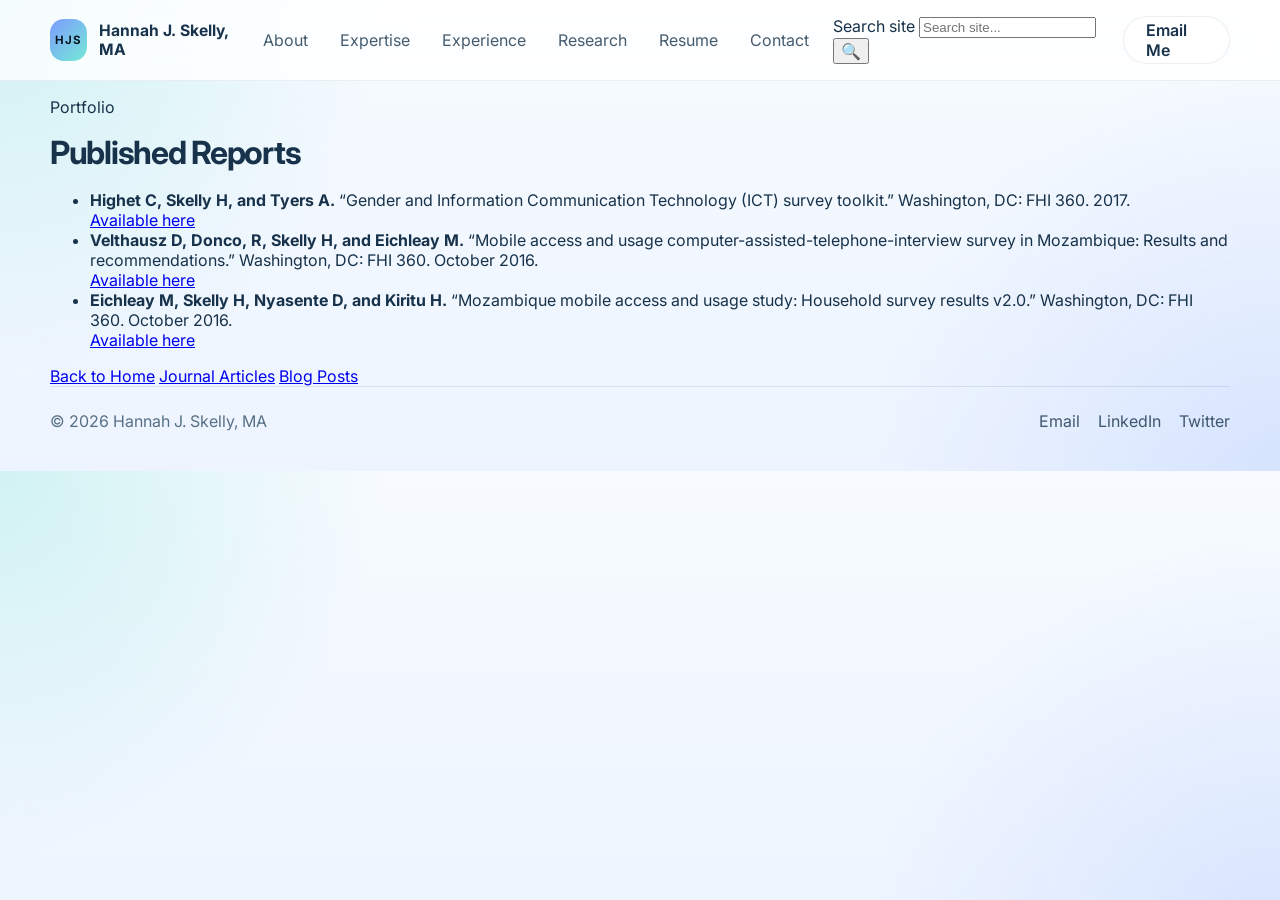
<file: published-reports.html>
<!DOCTYPE html>
<html lang="en">
  <head>
    <meta charset="UTF-8" />
    <meta name="viewport" content="width=device-width, initial-scale=1.0" />
    <title>Published Reports | Hannah J. Skelly, MA</title>
    <link rel="preconnect" href="https://fonts.googleapis.com" />
    <link rel="preconnect" href="https://fonts.gstatic.com" crossorigin />
    <link href="https://fonts.googleapis.com/css2?family=Inter:wght@400;500;600;700;800;900&family=Playfair+Display:wght@600;700&display=swap" rel="stylesheet" />
    <link rel="stylesheet" href="./styles.css" />
  </head>
  <body>
    <header class="site-header">
      <div class="container nav-wrap">
        <a href="./index.html" class="brand" aria-label="Hannah J. Skelly home">
          <span class="brand__mark">HJS</span>
          <span class="brand__text">Hannah J. Skelly, MA</span>
        </a>

        <nav class="site-nav" aria-label="Main navigation">
          <a href="./index.html#about">About</a>
          <a href="./index.html#expertise">Expertise</a>
          <a href="./index.html#experience">Experience</a>
          <a href="./index.html#research">Research</a>
          <a href="./basic-resume.html">Resume</a>
          <a href="./index.html#contact">Contact</a>
        </nav>

        <!-- Site search -->
        <form id="site-search-form" class="site-search" role="search">
          <label for="site-search-input" class="sr-only">Search site</label>
          <input id="site-search-input" type="search" placeholder="Search site..." aria-label="Search site" autocomplete="off" />
          <button id="site-search-button" type="submit" aria-label="Search">🔍</button>
          <div id="site-search-results" class="site-search__results" aria-hidden="true"></div>
        </form>

        <a class="btn btn--ghost" href="mailto:hskelly@fhi360.org">Email Me</a>
      </div>
    </header>

    <main class="content-page">
      <div class="container">
        <header class="content-page__header">
          <p>Portfolio</p>
          <h1>Published Reports</h1>
        </header>

        <div class="content-panel">
          <section class="content-section">
            <ul class="detail-list">
              <li>
                <strong>Highet C, Skelly H, and Tyers A.</strong> “Gender and Information Communication Technology (ICT) survey toolkit.” Washington, DC: FHI 360. 2017.
                <br />
                <a href="https://www.usaid.gov/sites/default/files/documents/15396/Gender_and_ICT_Toolkit.pdf" target="_blank" rel="noreferrer">Available here</a>
              </li>
              <li>
                <strong>Velthausz D, Donco, R, Skelly H, and Eichleay M.</strong> “Mobile access and usage computer-assisted-telephone-interview survey in Mozambique: Results and recommendations.” Washington, DC: FHI 360. October 2016.
                <br />
                <a href="http://pdf.usaid.gov/pdf_docs/pa00mgdd.pdf" target="_blank" rel="noreferrer">Available here</a>
              </li>
              <li>
                <strong>Eichleay M, Skelly H, Nyasente D, and Kiritu H.</strong> “Mozambique mobile access and usage study: Household survey results v2.0.” Washington, DC: FHI 360. October 2016.
                <br />
                <a href="http://pdf.usaid.gov/pdf_docs/PA00MGDF.pdf" target="_blank" rel="noreferrer">Available here</a>
              </li>
            </ul>
          </section>
        </div>

        <div class="page-links">
          <a href="./index.html">Back to Home</a>
          <a href="./journal-articles.html">Journal Articles</a>
          <a href="./blog-posts.html">Blog Posts</a>
        </div>
      </div>
    </main>

    <footer class="site-footer">
      <div class="container footer-wrap">
        <p>© <span id="year"></span> Hannah J. Skelly, MA</p>
        <div class="footer-links">
          <a href="mailto:hskelly@fhi360.org">Email</a>
          <a href="https://www.linkedin.com/in/hannahskelly/" target="_blank" rel="noreferrer">LinkedIn</a>
          <a href="https://twitter.com/Hjskelly" target="_blank" rel="noreferrer">Twitter</a>
        </div>
      </div>
    </footer>

    <script src="./script.js"></script>
  </body>
</html>
</file>
<file: styles.css>
:root {
  --bg: #f5f9ff;
  --bg-soft: #eef5ff;
  --panel: rgba(255, 255, 255, 0.9);
  --panel-strong: #edf5ff;
  --card: #ffffff;
  --card-muted: #f2f7ff;
  --text: #17324a;
  --text-soft: #577085;
  --muted: #dfeaf7;
  --primary: #2f6df6;
  --primary-strong: #1f5ae0;
  --accent: #6edcd4;
  --accent-2: #ffd66b;
  --line: rgba(23, 50, 74, 0.08);
  --shadow: 0 24px 60px rgba(52, 89, 142, 0.12);
}

* {
  box-sizing: border-box;
}

html {
  scroll-behavior: smooth;
}

body {
  margin: 0;
  font-family: "Inter", sans-serif;
  background:
    radial-gradient(circle at top left, rgba(110, 220, 212, 0.28), transparent 28%),
    radial-gradient(circle at bottom right, rgba(47, 109, 246, 0.12), transparent 30%),
    linear-gradient(180deg, #f7fbff 0%, #edf4ff 100%);
  color: var(--text);
}

img {
  max-width: 100%;
  display: block;
}

.avatar-img {
  width: 100%;
  height: 100%;
  object-fit: cover;
  display: block;
  border-radius: inherit;
}


button,
a {
  font: inherit;
}

.page-shell {
  min-height: 100vh;
}

.container {
  width: min(1180px, calc(100% - 32px));
  margin: 0 auto;
}

.site-header {
  position: sticky;
  top: 0;
  z-index: 50;
  backdrop-filter: blur(14px);
  background: rgba(255, 255, 255, 0.8);
  border-bottom: 1px solid rgba(23, 50, 74, 0.08);
}

.nav-wrap {
  display: flex;
  align-items: center;
  justify-content: space-between;
  gap: 24px;
  min-height: 80px;
}

.brand {
  display: inline-flex;
  align-items: center;
  gap: 12px;
  text-decoration: none;
  color: var(--text);
  font-weight: 700;
}

.brand__mark {
  display: grid;
  place-items: center;
  width: 42px;
  height: 42px;
  border-radius: 14px;
  background: linear-gradient(135deg, #7c9cff, #75ead6);
  color: #081722;
  font-size: 0.72rem;
  letter-spacing: 0.08em;
}

.brand__mark__img {
  width: 100%;
  height: 100%;
  object-fit: cover;
  display: block;
  border-radius: inherit;
}

.brand__text {
  font-size: 0.98rem;
}

.site-nav {
  display: flex;
  align-items: center;
  gap: 32px;
}

.site-nav a,
.footer-links a,
.mini-links a {
  color: rgba(23, 50, 74, 0.8);
  text-decoration: none;
  transition: color 0.2s ease;
}

.site-nav a:hover,
.footer-links a:hover,
.mini-links a:hover {
  color: var(--text);
}

.btn {
  display: inline-flex;
  align-items: center;
  justify-content: center;
  min-height: 48px;
  padding: 0 22px;
  border-radius: 999px;
  border: 1px solid transparent;
  text-decoration: none;
  font-weight: 600;
  transition: transform 0.2s ease, box-shadow 0.2s ease;
}

.btn:hover {
  transform: translateY(-1px);
}

.btn--primary {
  background: linear-gradient(135deg, var(--primary), #5d8ef7);
  color: #fff;
  box-shadow: 0 12px 24px rgba(47, 109, 246, 0.2);
}

.btn--secondary {
  background: rgba(255, 255, 255, 0.8);
  border-color: rgba(47, 109, 246, 0.18);
  color: var(--primary-strong);
}

.btn--ghost {
  background: rgba(255, 255, 255, 0.7);
  border-color: rgba(23, 50, 74, 0.08);
  color: var(--text);
}

.hero {
  padding: 92px 0 54px;
}

.hero__grid {
  display: grid;
  grid-template-columns: 1.15fr 0.85fr;
  gap: 48px;
  align-items: center;
}

.hero__content {
  color: var(--text);
}

.eyebrow {
  margin: 0 0 18px;
  text-transform: uppercase;
  letter-spacing: 0.16em;
  font-size: 0.72rem;
  font-weight: 700;
  color: var(--accent);
}

.eyebrow--dark {
  color: var(--primary-strong);
}

h1,
h2,
h3 {
  margin: 0 0 18px;
  letter-spacing: -0.04em;
}

.hero h1 {
  font-size: clamp(2.9rem, 4vw, 5rem);
  line-height: 0.92;
  max-width: 620px;
  font-weight: 800;
  margin-bottom: 20px;
}

.lead {
  max-width: 620px;
  color: var(--text-soft);
  font-size: 1.08rem;
  line-height: 1.75;
}

.cta-row {
  display: flex;
  align-items: center;
  gap: 16px;
  margin-top: 30px;
  flex-wrap: wrap;
}

.mini-links {
  list-style: none;
  margin: 26px 0 0;
  padding: 0;
  display: flex;
  flex-wrap: wrap;
  gap: 18px;
  font-size: 0.92rem;
}

.hero__panel {
  display: flex;
  justify-content: center;
}

.profile-card {
  width: min(100%, 460px);
  position: relative;
  background: rgba(255, 255, 255, 0.82);
  border: 1px solid rgba(23, 50, 74, 0.08);
  border-radius: 28px;
  padding: 24px;
  box-shadow: var(--shadow);
  overflow: hidden;
}

.profile-card::before {
  content: "";
  position: absolute;
  inset: -40% auto auto -20%;
  width: 260px;
  height: 260px;
  border-radius: 50%;
  background: radial-gradient(circle, rgba(110, 220, 212, 0.32), transparent 65%);
}

.profile-card__topbar {
  position: relative;
  z-index: 1;
  display: inline-flex;
  align-items: center;
  gap: 8px;
  font-size: 0.76rem;
  color: var(--text);
  background: rgba(47, 109, 246, 0.06);
  border: 1px solid rgba(47, 109, 246, 0.08);
  border-radius: 999px;
  padding: 8px 12px;
}

.status-dot {
  width: 8px;
  height: 8px;
  border-radius: 50%;
  background: var(--accent);
  box-shadow: 0 0 18px rgba(110, 231, 213, 0.75);
}

.profile-card__avatar {
  position: relative;
  z-index: 1;
  display: grid;
  place-items: center;
  width: 116px;
  height: 116px;
  margin: 28px 0 20px;
  border-radius: 28px;
  background: linear-gradient(135deg, rgba(112, 140, 255, 0.9), rgba(110, 231, 213, 0.85));
  color: #071822;
  font-weight: 800;
  font-size: 2rem;
  letter-spacing: 0.08em;
  box-shadow: 0 20px 40px rgba(19, 58, 90, 0.45);
}

.profile-card__name {
  position: relative;
  z-index: 1;
}

.kicker {
  margin: 0 0 10px;
  color: rgba(236, 245, 255, 0.7);
  text-transform: uppercase;
  letter-spacing: 0.12em;
  font-size: 0.7rem;
  font-weight: 700;
}

.profile-card__name h2 {
  color: var(--text);
  font-size: clamp(2rem, 3vw, 2.6rem);
  margin-bottom: 8px;
}

.profile-card__role {
  position: relative;
  z-index: 1;
  margin: 0;
  color: var(--text-soft);
  line-height: 1.7;
}

.stats-grid {
  position: relative;
  z-index: 1;
  display: grid;
  grid-template-columns: repeat(2, minmax(0, 1fr));
  gap: 12px;
  margin-top: 28px;
}

.stats-grid div {
  background: rgba(47, 109, 246, 0.03);
  border: 1px solid rgba(23, 50, 74, 0.06);
  border-radius: 18px;
  padding: 16px 14px;
}

.stats-grid strong {
  display: block;
  color: var(--text);
  font-size: 1.45rem;
  font-weight: 800;
}

.stats-grid span {
  color: var(--text-soft);
  font-size: 0.8rem;
}

.section {
  padding: 110px 0;
}

.section--soft {
  background: linear-gradient(180deg, #f3f8ff 0%, #f9fbff 100%);
}

.section-heading {
  margin-bottom: 38px;
}

.section-heading h2 {
  color: var(--text);
  font-size: clamp(2.1rem, 3vw, 3.2rem);
  max-width: 800px;
}

.about-grid {
  display: grid;
  grid-template-columns: 1.3fr 0.7fr;
  gap: 28px;
  align-items: stretch;
}

.about-copy {
  background: rgba(255, 255, 255, 0.9);
  border: 1px solid var(--line);
  border-radius: 28px;
  box-shadow: 0 18px 36px rgba(52, 89, 142, 0.04);
  padding: 32px;
}

.about-copy p {
  margin: 0 0 22px;
  color: var(--text-soft);
  font-size: 1.08rem;
  line-height: 1.8;
}

.about-copy p:last-child {
  margin-bottom: 0;
}

.quote-card {
  display: flex;
  align-items: center;
  min-height: 100%;
  background: linear-gradient(135deg, #edf5ff 0%, #dfeeff 100%);
  border: 1px solid rgba(47, 109, 246, 0.08);
  border-radius: 28px;
  padding: 32px;
  box-shadow: var(--shadow);
}

.quote-card p {
  margin: 0;
  color: var(--text);
  font-family: "Playfair Display", serif;
  font-size: clamp(1.6rem, 3vw, 2.35rem);
  line-height: 1.3;
}

.card-grid {
  display: grid;
  grid-template-columns: repeat(4, minmax(0, 1fr));
  gap: 22px;
}

.resource-grid {
  display: grid;
  grid-template-columns: repeat(4, minmax(0, 1fr));
  gap: 18px;
}

.resource-card {
  display: flex;
  flex-direction: column;
  justify-content: flex-start;
  min-height: 180px;
  padding: 24px 22px;
  border-radius: 24px;
  text-decoration: none;
  background: linear-gradient(135deg, rgba(255,255,255,0.96), rgba(236,244,255,0.92));
  border: 1px solid rgba(21, 36, 47, 0.08);
  box-shadow: 0 12px 30px rgba(15, 24, 35, 0.04);
  transition: transform 0.2s ease, box-shadow 0.2s ease;
}

.resource-card:hover {
  transform: translateY(-3px);
  box-shadow: 0 18px 40px rgba(15, 24, 35, 0.08);
}

.resource-card span {
  display: inline-block;
  margin-bottom: 10px;
  color: var(--primary-strong);
  text-transform: uppercase;
  letter-spacing: 0.12em;
  font-size: 0.7rem;
  font-weight: 700;
}

.resource-card strong {
  color: var(--text);
  font-size: 1.15rem;
  line-height: 1.5;
}

.feature-card {
  background: rgba(255, 255, 255, 0.9);
  border: 1px solid rgba(21, 36, 47, 0.08);
  border-radius: 28px;
  padding: 28px 24px;
  box-shadow: 0 12px 30px rgba(15, 24, 35, 0.04);
}

.feature-card__icon {
  display: inline-flex;
  align-items: center;
  justify-content: center;
  width: 48px;
  height: 48px;
  margin-bottom: 18px;
  border-radius: 14px;
  background: linear-gradient(135deg, rgba(37, 99, 235, 0.1), rgba(110, 231, 213, 0.14));
  color: var(--primary-strong);
  font-weight: 800;
}

.feature-card h3 {
  color: var(--text);
  font-size: 1.35rem;
  margin-bottom: 12px;
}

.feature-card p {
  margin: 0;
  color: var(--text-soft);
  line-height: 1.7;
}

.timeline {
  display: grid;
  gap: 22px;
}

.timeline-item {
  display: grid;
  grid-template-columns: 180px 1fr;
  gap: 22px;
  background: rgba(255, 255, 255, 0.72);
  border: 1px solid var(--line);
  border-radius: 24px;
  padding: 24px 28px;
}

.timeline-item__year {
  font-weight: 800;
  letter-spacing: 0.08em;
  color: var(--primary-strong);
  text-transform: uppercase;
  font-size: 0.72rem;
  padding-top: 8px;
}

.timeline-item__content h3 {
  margin-bottom: 8px;
  color: var(--text);
  font-size: 1.45rem;
}

.timeline-item__content p {
  margin: 0 0 12px;
  color: var(--text-soft);
  font-weight: 600;
}

.timeline-item__content ul {
  margin: 0;
  padding-left: 18px;
  color: var(--text-soft);
  line-height: 1.8;
}

.section--cta {
  padding-top: 0;
  padding-bottom: 100px;
}

.cta-panel {
  display: flex;
  align-items: center;
  justify-content: space-between;
  gap: 24px;
  background: linear-gradient(135deg, #f2f8ff 0%, #dfeeff 100%);
  border: 1px solid rgba(47, 109, 246, 0.08);
  border-radius: 30px;
  padding: 40px 42px;
  box-shadow: var(--shadow);
}

.cta-panel h2 {
  margin: 0;
  color: var(--text);
  font-size: clamp(2rem, 3vw, 3rem);
  max-width: 620px;
}

.cta-actions {
  display: flex;
  align-items: center;
  gap: 16px;
  flex-wrap: wrap;
}

.site-footer {
  padding: 0 0 40px;
}

.footer-wrap {
  display: flex;
  align-items: center;
  justify-content: space-between;
  gap: 24px;
  border-top: 1px solid rgba(23, 50, 74, 0.1);
  padding-top: 24px;
  color: var(--text-soft);
}

.footer-wrap p {
  margin: 0;
}

.footer-links {
  display: flex;
  flex-wrap: wrap;
  gap: 18px;
}

@media (max-width: 980px) {
  .hero__grid,
  .about-grid,
  .card-grid,
  .resource-grid {
    grid-template-columns: 1fr;
  }

  .card-grid,
  .resource-grid {
    grid-template-columns: repeat(2, minmax(0, 1fr));
  }

  .timeline-item {
    grid-template-columns: 1fr;
  }

  .cta-panel {
    flex-direction: column;
    align-items: flex-start;
  }
}

@media (max-width: 720px) {
  .site-header {
    position: static;
  }

  .nav-wrap {
    flex-wrap: wrap;
    justify-content: center;
    padding: 16px 0;
  }

  .site-nav {
    width: 100%;
    justify-content: center;
    flex-wrap: wrap;
    gap: 14px 22px;
  }

  .brand {
    width: 100%;
    justify-content: center;
  }

  .hero {
    padding-top: 52px;
  }

  .card-grid {
    grid-template-columns: 1fr;
  }

  .section {
    padding: 82px 0;
  }

  .about-copy,
  .quote-card,
  .cta-panel,
  .timeline-item,
  .feature-card {
    border-radius: 22px;
  }

.content-page {
  padding: 64px 0 110px;
}

.content-page__header {
  margin-bottom: 32px;
}

.content-page__header p {
  margin: 0 0 8px;
  color: var(--primary-strong);
  font-weight: 700;
  letter-spacing: 0.12em;
  text-transform: uppercase;
  font-size: 0.72rem;
}

.content-page__header h1 {
  margin: 0;
  color: var(--text);
  font-size: clamp(2.4rem, 5vw, 4rem);
}

.content-panel {
  background: rgba(255, 255, 255, 0.75);
  border: 1px solid var(--line);
  border-radius: 28px;
  box-shadow: 0 18px 36px rgba(11, 16, 24, 0.04);
  padding: 28px 28px 10px;
}

.content-section {
  padding-bottom: 24px;
  margin-bottom: 24px;
  border-bottom: 1px solid rgba(21, 36, 47, 0.08);
}

.content-section:last-child {
  border-bottom: none;
  margin-bottom: 0;
}

.content-section h2 {
  margin-bottom: 14px;
  color: var(--text);
  font-size: clamp(1.5rem, 2vw, 2.2rem);
}

.content-section p,
.content-section li,
.content-section a {
  color: var(--text-soft);
  line-height: 1.75;
}

.content-section ul {
  margin: 0;
  padding-left: 18px;
}

.content-section li + li {
  margin-top: 10px;
}

.detail-list {
  list-style: none;
  padding: 0;
  margin: 0;
}

.detail-list li {
  border-left: 3px solid rgba(37, 99, 235, 0.2);
  background: rgba(248, 251, 255, 0.85);
  border-radius: 0 14px 14px 0;
  padding: 14px 18px;
  margin-bottom: 14px;
}

.detail-list li strong {
  color: var(--text);
}

.page-links {
  display: flex;
  flex-wrap: wrap;
  gap: 12px;
  margin-top: 20px;
}

.page-links a {
  text-decoration: none;
  color: var(--primary-strong);
  background: rgba(37, 99, 235, 0.06);
  border: 1px solid rgba(37, 99, 235, 0.14);
  padding: 10px 16px;
  border-radius: 999px;
  font-weight: 600;
}

@media (max-width: 720px) {
  .footer-wrap {
    flex-direction: column;
    justify-content: center;
    text-align: center;
  }

  .resource-grid {
    grid-template-columns: 1fr;
  }

  .content-panel {
    padding: 20px 18px 4px;
  }
}

/* Site search styles */
.site-search {
  display: inline-flex;
  align-items: center;
  gap: 8px;
  position: relative;
}

.site-search input[type="search"] {
  height: 40px;
  padding: 8px 12px;
  border-radius: 999px;
  border: 1px solid rgba(23,50,74,0.08);
  background: rgba(255,255,255,0.9);
  width: 220px;
  font-size: 0.95rem;
}

.site-search button {
  background: transparent;
  border: none;
  cursor: pointer;
  font-size: 1rem;
}

.site-search__results {
  position: absolute;
  top: calc(100% + 10px);
  right: 0;
  left: 0;
  max-height: 320px;
  overflow: auto;
  background: rgba(255,255,255,0.98);
  border: 1px solid rgba(23,50,74,0.06);
  border-radius: 12px;
  box-shadow: 0 12px 30px rgba(11,16,24,0.08);
  padding: 8px;
  z-index: 60;
  display: none;
}

.site-search__results.active {
  display: block;
}

.site-search__results .result {
  padding: 10px;
  border-radius: 8px;
  text-decoration: none;
  color: var(--text);
  display: block;
}

.site-search__results .result:hover {
  background: rgba(47,109,246,0.03);
}

.site-search__results .result .title {
  font-weight: 700;
  margin-bottom: 6px;
}

.site-search__results .result .snippet {
  display: block;
  color: var(--text-soft);
  font-size: 0.95rem;
}

/* Highlighted search hits */
mark.search-hit {
  background: #ffd76b;
  padding: 0 2px;
  border-radius: 3px;
}

.sr-only { 
  position: absolute !important; 
  width: 1px !important; 
  height: 1px !important; 
  padding: 0 !important; 
  margin: -1px !important; 
  overflow: hidden !important; 
  clip: rect(0, 0, 0, 0) !important; 
  white-space: nowrap !important; 
  border: 0 !important; 
}
</file>
